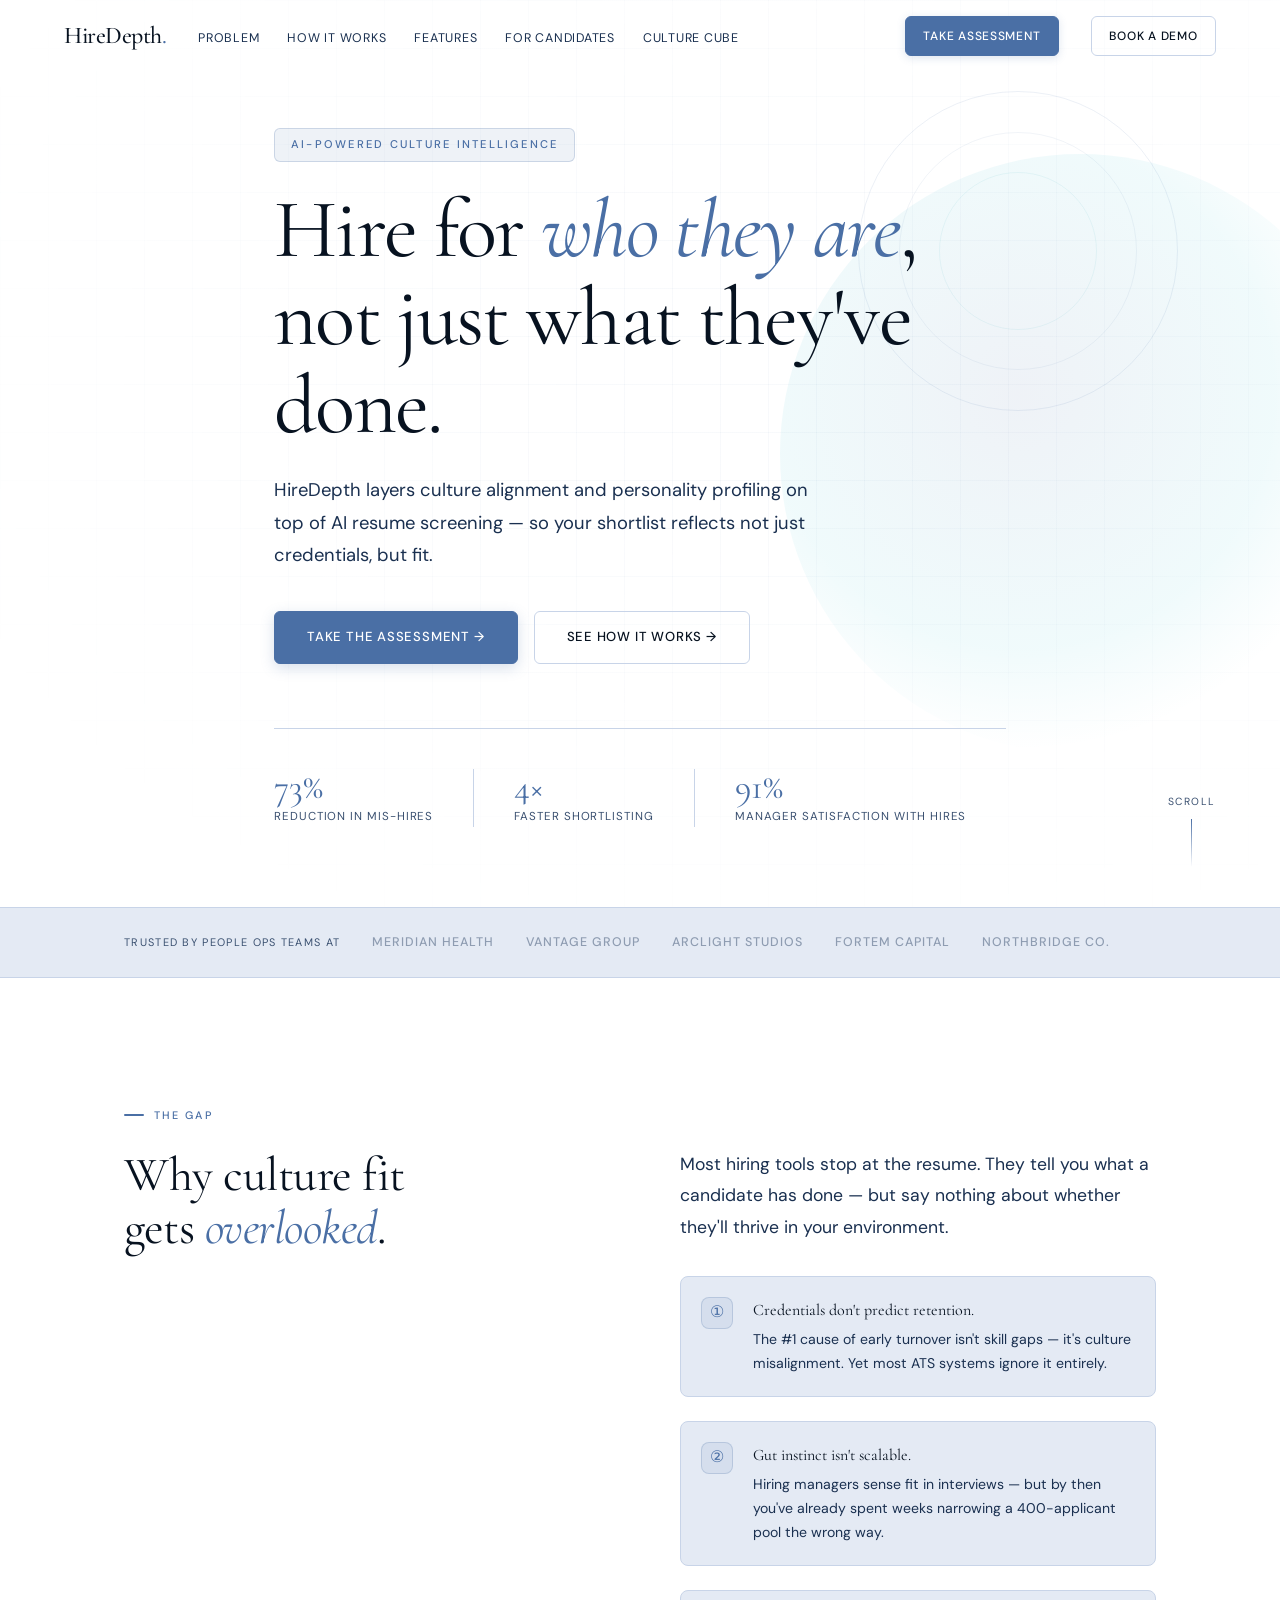
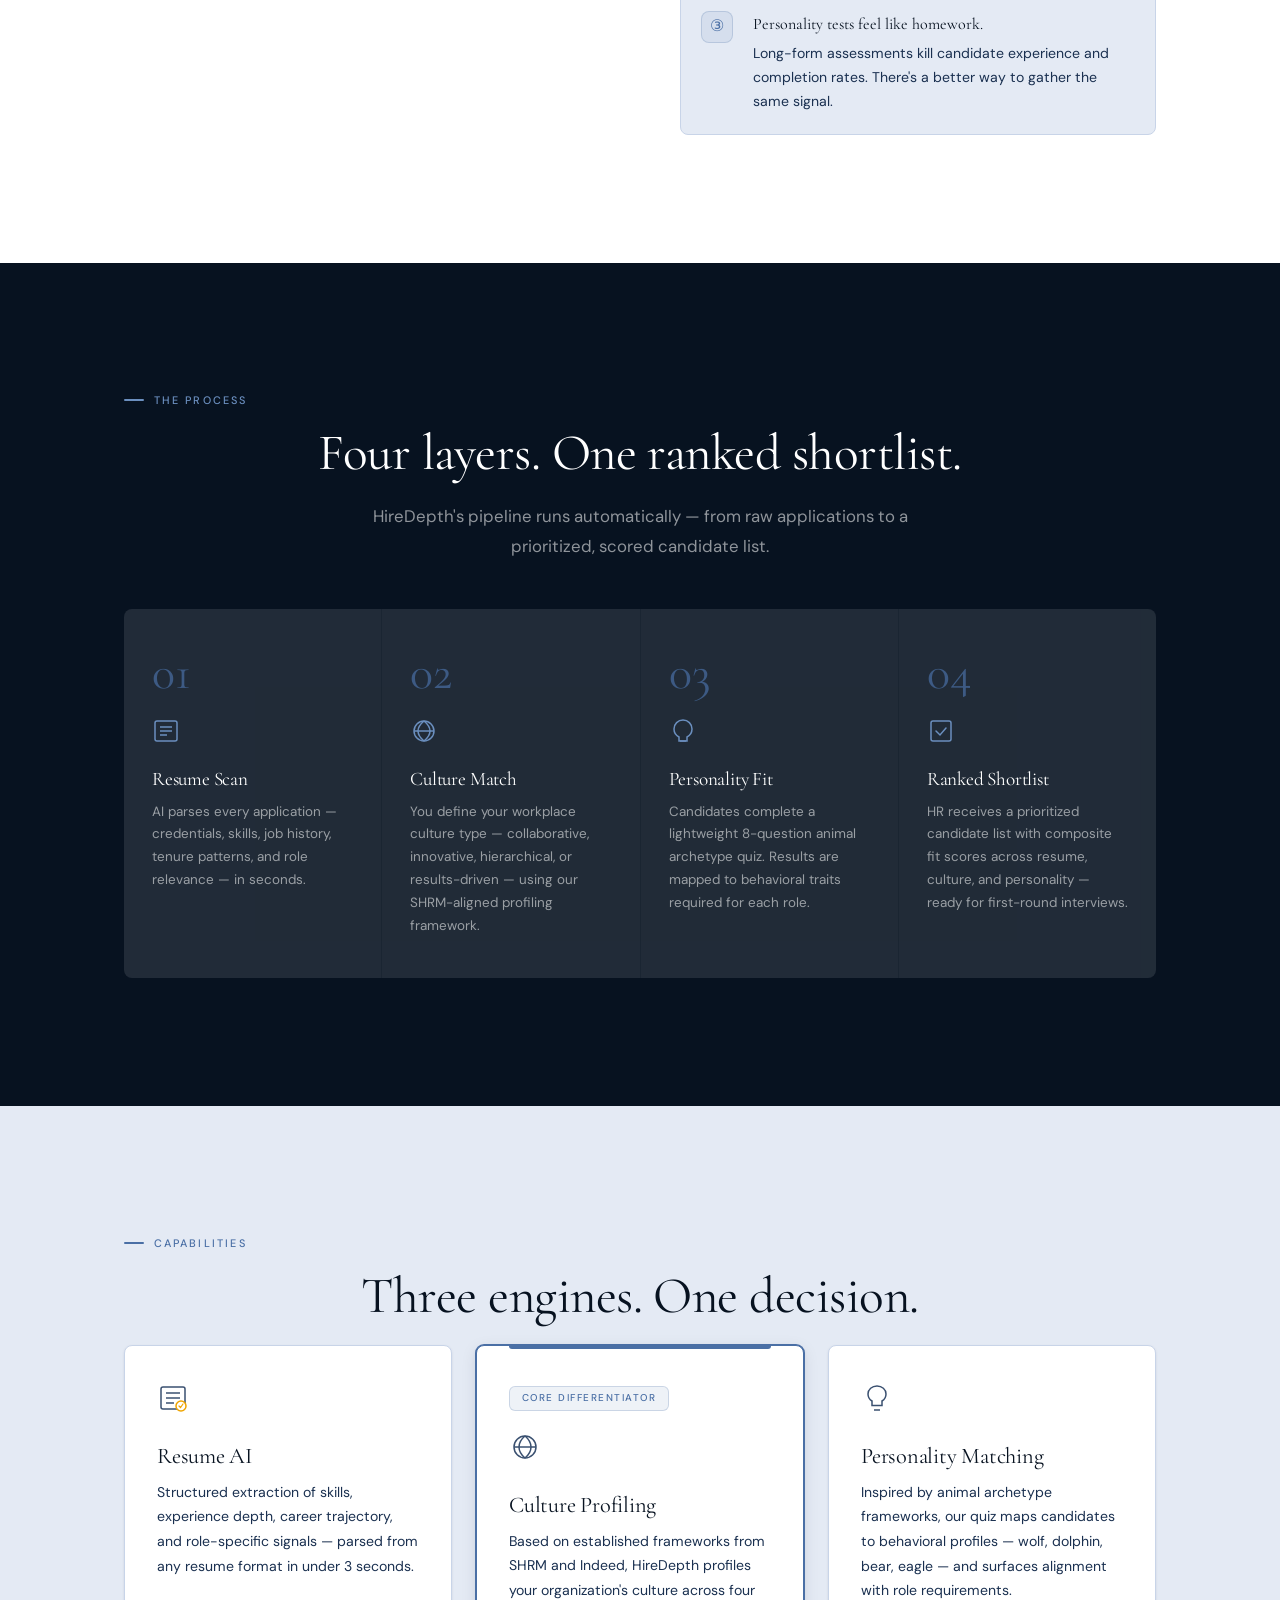
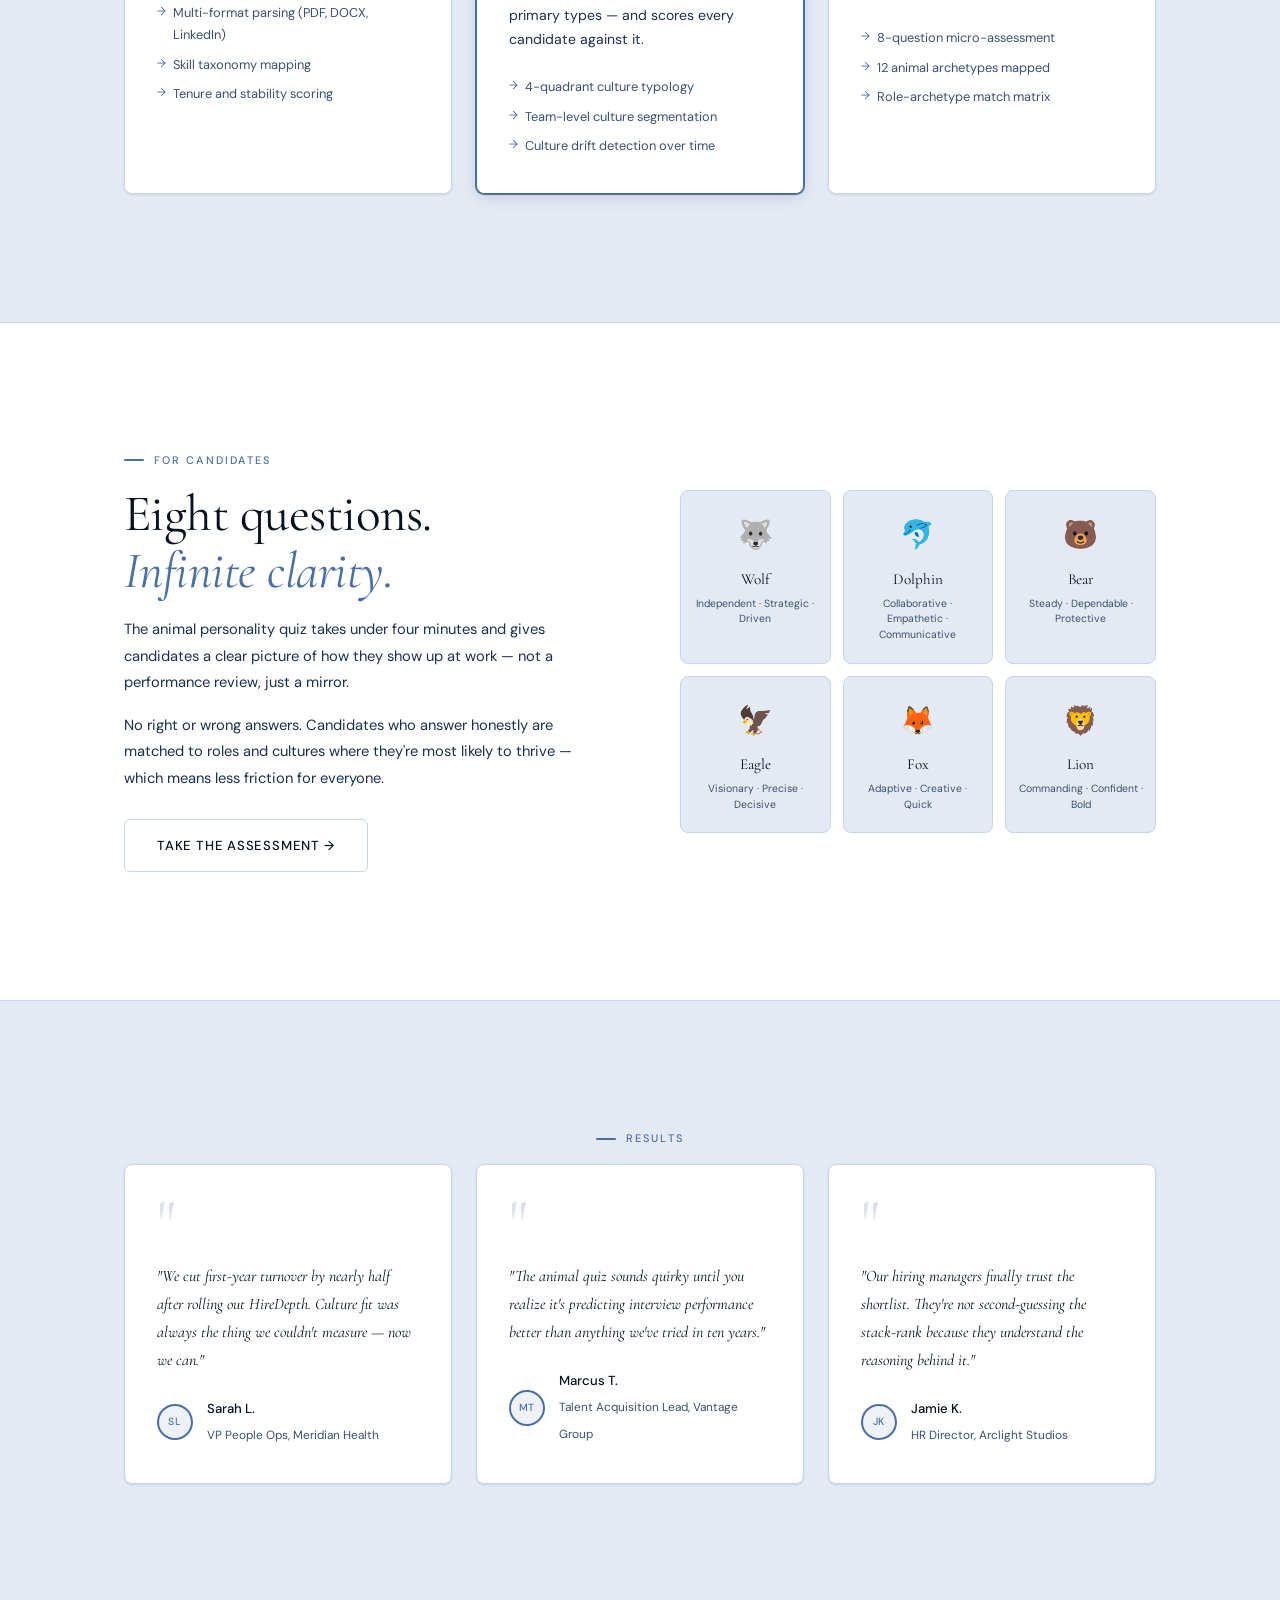
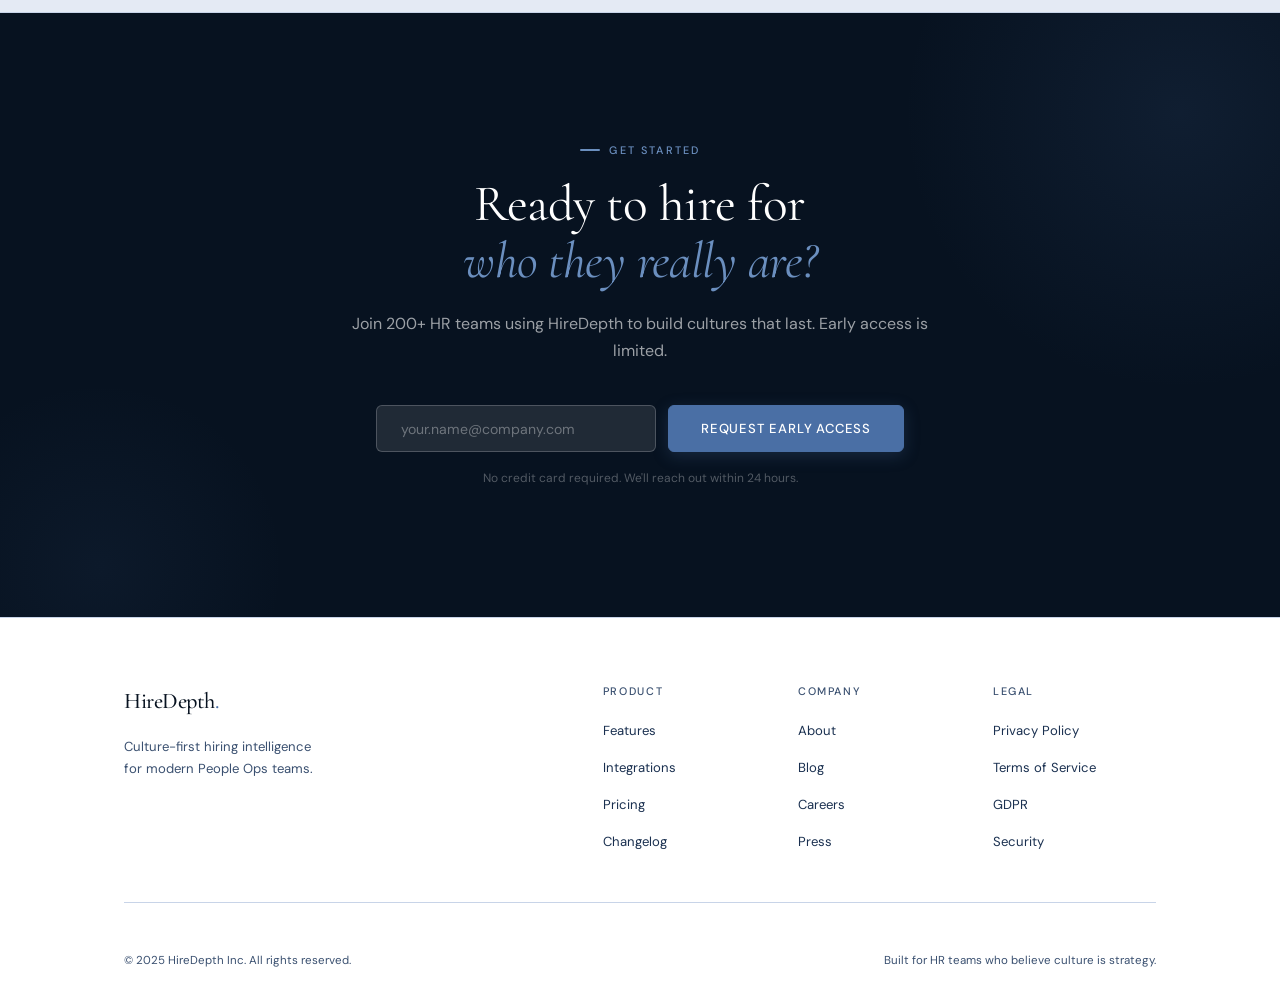
<file: index.html>
<!DOCTYPE html>
<html lang="en">
<head>
  <meta charset="UTF-8" />
  <meta name="viewport" content="width=device-width, initial-scale=1.0" />
  <title>HireDepth — Hire for Who They Are</title>
  <link rel="preconnect" href="https://fonts.googleapis.com" />
  <link rel="preconnect" href="https://fonts.gstatic.com" crossorigin />
  <link href="https://fonts.googleapis.com/css2?family=Cormorant+Garamond:ital,wght@0,300;0,400;0,500;0,600;1,300;1,400&family=DM+Sans:wght@300;400;500&display=swap" rel="stylesheet" />
  <link rel="stylesheet" href="styles.css" />
</head>
<body>

  <!-- NAV -->
  <nav class="nav" id="nav">
    <div class="nav-inner">
      <a href="#" class="logo">HireDepth<span class="logo-dot">.</span></a>
      <ul class="nav-links">
        <li><a href="#problem">Problem</a></li>
        <li><a href="#workflow">How It Works</a></li>
        <li><a href="#features">Features</a></li>
        <li><a href="#candidates">For Candidates</a></li>
        <li><a href="culturecube.html">Culture Cube</a></li>
      </ul>
      <a href="assessment.html" class="btn btn-nav btn-nav-assess">Take Assessment</a>
      <a href="#cta" class="btn btn-nav">Book a Demo</a>
      <button class="hamburger" id="hamburger" aria-label="Menu">
        <span></span><span></span><span></span>
      </button>
    </div>
  </nav>

  <!-- MOBILE MENU -->
  <div class="mobile-menu" id="mobile-menu">
    <ul>
      <li><a href="#problem">Problem</a></li>
      <li><a href="#workflow">How It Works</a></li>
      <li><a href="#features">Features</a></li>
      <li><a href="#candidates">For Candidates</a></li>
      <li><a href="culturecube.html">Culture Cube</a></li>
      <li><a href="assessment.html" class="btn btn-nav btn-nav-assess">Take Assessment</a>
      <a href="#cta" class="btn btn-nav">Book a Demo</a></li>
    </ul>
  </div>

  <!-- HERO -->
  <section class="hero" id="hero">
    <div class="hero-bg-grid"></div>
    <div class="hero-accent-ring"></div>
    <div class="hero-blob"></div>
    <div class="container">
      <div class="hero-eyebrow reveal">AI-Powered Culture Intelligence</div>
      <h1 class="hero-headline reveal reveal-delay-1">
        Hire for <em>who they are</em>,<br/>not just what they've done.
      </h1>
      <p class="hero-sub reveal reveal-delay-2">
        HireDepth layers culture alignment and personality profiling on top of AI resume screening — so your shortlist reflects not just credentials, but fit.
      </p>
      <div class="hero-cta reveal reveal-delay-3">
        <a href="assessment.html" class="btn btn-primary">Take the Assessment →</a>
        <a href="#workflow" class="btn btn-ghost">See How It Works →</a>
      </div>
      <div class="hero-stat-bar reveal reveal-delay-4">
        <div class="stat">
          <span class="stat-num">73%</span>
          <span class="stat-label">Reduction in mis-hires</span>
        </div>
        <div class="stat-divider"></div>
        <div class="stat">
          <span class="stat-num">4×</span>
          <span class="stat-label">Faster shortlisting</span>
        </div>
        <div class="stat-divider"></div>
        <div class="stat">
          <span class="stat-num">91%</span>
          <span class="stat-label">Manager satisfaction with hires</span>
        </div>
      </div>
    </div>
    <div class="hero-scroll-indicator">
      <span>Scroll</span>
      <div class="scroll-line"></div>
    </div>
  </section>

  <!-- TRUST BAR -->
  <section class="trust-bar">
    <div class="container">
      <p class="trust-label">Trusted by People Ops teams at</p>
      <div class="logos">
        <div class="logo-placeholder">Meridian Health</div>
        <div class="logo-placeholder">Vantage Group</div>
        <div class="logo-placeholder">Arclight Studios</div>
        <div class="logo-placeholder">Fortem Capital</div>
        <div class="logo-placeholder">NorthBridge Co.</div>
      </div>
    </div>
  </section>

  <!-- PROBLEM SECTION -->
  <section class="problem section-pad" id="problem">
    <div class="container">
      <div class="section-label reveal">The Gap</div>
      <div class="problem-grid">
        <div class="problem-left reveal">
          <h2 class="section-headline">
            Why culture fit<br/>gets <em>overlooked</em>.
          </h2>
        </div>
        <div class="problem-right reveal reveal-delay-1">
          <p class="problem-lead">
            Most hiring tools stop at the resume. They tell you what a candidate has done — but say nothing about whether they'll thrive in your environment.
          </p>
          <div class="problem-points">
            <div class="problem-point">
              <div class="point-icon">①</div>
              <div>
                <strong>Credentials don't predict retention.</strong>
                <p>The #1 cause of early turnover isn't skill gaps — it's culture misalignment. Yet most ATS systems ignore it entirely.</p>
              </div>
            </div>
            <div class="problem-point">
              <div class="point-icon">②</div>
              <div>
                <strong>Gut instinct isn't scalable.</strong>
                <p>Hiring managers sense fit in interviews — but by then you've already spent weeks narrowing a 400-applicant pool the wrong way.</p>
              </div>
            </div>
            <div class="problem-point">
              <div class="point-icon">③</div>
              <div>
                <strong>Personality tests feel like homework.</strong>
                <p>Long-form assessments kill candidate experience and completion rates. There's a better way to gather the same signal.</p>
              </div>
            </div>
          </div>
        </div>
      </div>
    </div>
  </section>

  <!-- WORKFLOW SECTION -->
  <section class="workflow section-pad" style="" id="workflow">
    <div class="container">
      <div class="section-label reveal">The Process</div>
      <h2 class="section-headline centered reveal">
        Four layers. One ranked shortlist.
      </h2>
      <p class="section-sub centered reveal reveal-delay-1">
        HireDepth's pipeline runs automatically — from raw applications to a prioritized, scored candidate list.
      </p>

      <div class="steps">
        <div class="step reveal">
          <div class="step-num">01</div>
          <div class="step-icon">
            <svg width="28" height="28" viewBox="0 0 28 28" fill="none"><rect x="3" y="4" width="22" height="20" rx="2" stroke="currentColor" stroke-width="1.5"/><line x1="8" y1="10" x2="20" y2="10" stroke="currentColor" stroke-width="1.5"/><line x1="8" y1="14" x2="20" y2="14" stroke="currentColor" stroke-width="1.5"/><line x1="8" y1="18" x2="15" y2="18" stroke="currentColor" stroke-width="1.5"/></svg>
          </div>
          <h3>Resume Scan</h3>
          <p>AI parses every application — credentials, skills, job history, tenure patterns, and role relevance — in seconds.</p>
          <div class="step-line"></div>
        </div>

        <div class="step reveal reveal-delay-1">
          <div class="step-num">02</div>
          <div class="step-icon">
            <svg width="28" height="28" viewBox="0 0 28 28" fill="none"><circle cx="14" cy="14" r="10" stroke="currentColor" stroke-width="1.5"/><path d="M14 4C14 4 8 9 8 14s6 10 6 10" stroke="currentColor" stroke-width="1.5"/><path d="M14 4c0 0 6 5 6 10s-6 10-6 10" stroke="currentColor" stroke-width="1.5"/><line x1="4" y1="14" x2="24" y2="14" stroke="currentColor" stroke-width="1.5"/></svg>
          </div>
          <h3>Culture Match</h3>
          <p>You define your workplace culture type — collaborative, innovative, hierarchical, or results-driven — using our SHRM-aligned profiling framework.</p>
          <div class="step-line"></div>
        </div>

        <div class="step reveal reveal-delay-2">
          <div class="step-num">03</div>
          <div class="step-icon">
            <svg width="28" height="28" viewBox="0 0 28 28" fill="none"><path d="M14 3C9 3 5 7 5 12c0 3.5 2 6.5 5 8v4h8v-4c3-1.5 5-4.5 5-8 0-5-4-9-9-9z" stroke="currentColor" stroke-width="1.5"/><line x1="11" y1="24" x2="17" y2="24" stroke="currentColor" stroke-width="1.5"/></svg>
          </div>
          <h3>Personality Fit</h3>
          <p>Candidates complete a lightweight 8-question animal archetype quiz. Results are mapped to behavioral traits required for each role.</p>
          <div class="step-line"></div>
        </div>

        <div class="step reveal reveal-delay-3">
          <div class="step-num">04</div>
          <div class="step-icon">
            <svg width="28" height="28" viewBox="0 0 28 28" fill="none"><rect x="4" y="4" width="20" height="20" rx="2" stroke="currentColor" stroke-width="1.5"/><path d="M9 14l4 4 6-7" stroke="currentColor" stroke-width="1.5" stroke-linecap="round"/></svg>
          </div>
          <h3>Ranked Shortlist</h3>
          <p>HR receives a prioritized candidate list with composite fit scores across resume, culture, and personality — ready for first-round interviews.</p>
        </div>
      </div>
    </div>
  </section>

  <!-- FEATURES -->
  <section class="features section-pad" id="features">
    <div class="container">
      <div class="section-label reveal">Capabilities</div>
      <h2 class="section-headline centered reveal">
        Three engines. One decision.
      </h2>
      <div class="feature-cards">

        <div class="feature-card reveal">
          <div class="card-accent"></div>
          <div class="card-icon">
            <svg width="32" height="32" viewBox="0 0 32 32" fill="none"><rect x="4" y="5" width="24" height="22" rx="2" stroke="currentColor" stroke-width="1.5"/><line x1="9" y1="11" x2="23" y2="11" stroke="currentColor" stroke-width="1.5"/><line x1="9" y1="16" x2="23" y2="16" stroke="currentColor" stroke-width="1.5"/><line x1="9" y1="21" x2="17" y2="21" stroke="currentColor" stroke-width="1.5"/><circle cx="24" cy="24" r="5" fill="var(--bg)" stroke="var(--gold)" stroke-width="1.5"/><path d="M22 24l1.5 1.5L26 22" stroke="var(--gold)" stroke-width="1.2" stroke-linecap="round"/></svg>
          </div>
          <h3>Resume AI</h3>
          <p>Structured extraction of skills, experience depth, career trajectory, and role-specific signals — parsed from any resume format in under 3 seconds.</p>
          <ul class="card-features">
            <li>Multi-format parsing (PDF, DOCX, LinkedIn)</li>
            <li>Skill taxonomy mapping</li>
            <li>Tenure and stability scoring</li>
          </ul>
        </div>

        <div class="feature-card reveal reveal-delay-1 card-featured">
          <div class="card-accent"></div>
          <div class="card-tag">Core Differentiator</div>
          <div class="card-icon">
            <svg width="32" height="32" viewBox="0 0 32 32" fill="none"><circle cx="16" cy="16" r="11" stroke="currentColor" stroke-width="1.5"/><path d="M16 5C16 5 10 10 10 16s6 11 6 11" stroke="currentColor" stroke-width="1.5"/><path d="M16 5c0 0 6 5 6 11s-6 11-6 11" stroke="currentColor" stroke-width="1.5"/><line x1="5" y1="16" x2="27" y2="16" stroke="currentColor" stroke-width="1.5"/></svg>
          </div>
          <h3>Culture Profiling</h3>
          <p>Based on established frameworks from SHRM and Indeed, HireDepth profiles your organization's culture across four primary types — and scores every candidate against it.</p>
          <ul class="card-features">
            <li>4-quadrant culture typology</li>
            <li>Team-level culture segmentation</li>
            <li>Culture drift detection over time</li>
          </ul>
        </div>

        <div class="feature-card reveal reveal-delay-2">
          <div class="card-accent"></div>
          <div class="card-icon">
            <svg width="32" height="32" viewBox="0 0 32 32" fill="none"><path d="M16 4c-5 0-9 3.5-9 8 0 3 1.5 5.5 4 7v4.5h10V19c2.5-1.5 4-4 4-7 0-4.5-4-8-9-8z" stroke="currentColor" stroke-width="1.5"/><line x1="13" y1="28" x2="19" y2="28" stroke="currentColor" stroke-width="1.5"/></svg>
          </div>
          <h3>Personality Matching</h3>
          <p>Inspired by animal archetype frameworks, our quiz maps candidates to behavioral profiles — wolf, dolphin, bear, eagle — and surfaces alignment with role requirements.</p>
          <ul class="card-features">
            <li>8-question micro-assessment</li>
            <li>12 animal archetypes mapped</li>
            <li>Role-archetype match matrix</li>
          </ul>
        </div>

      </div>
    </div>
  </section>

  <!-- CANDIDATES SECTION -->
  <section class="candidates section-pad" id="candidates">
    <div class="container">
      <div class="candidates-inner">
        <div class="candidates-text reveal">
          <div class="section-label">For Candidates</div>
          <h2 class="section-headline">
            Eight questions.<br/><em>Infinite clarity.</em>
          </h2>
          <p>
            The animal personality quiz takes under four minutes and gives candidates a clear picture of how they show up at work — not a performance review, just a mirror.
          </p>
          <p>
            No right or wrong answers. Candidates who answer honestly are matched to roles and cultures where they're most likely to thrive — which means less friction for everyone.
          </p>
          <a href="assessment.html" class="btn btn-ghost">Take the Assessment →</a>
        </div>
        <div class="animals-grid reveal reveal-delay-1">
          <div class="animal-card">
            <div class="animal-emoji">🐺</div>
            <div class="animal-name">Wolf</div>
            <div class="animal-trait">Independent · Strategic · Driven</div>
          </div>
          <div class="animal-card">
            <div class="animal-emoji">🐬</div>
            <div class="animal-name">Dolphin</div>
            <div class="animal-trait">Collaborative · Empathetic · Communicative</div>
          </div>
          <div class="animal-card">
            <div class="animal-emoji">🐻</div>
            <div class="animal-name">Bear</div>
            <div class="animal-trait">Steady · Dependable · Protective</div>
          </div>
          <div class="animal-card">
            <div class="animal-emoji">🦅</div>
            <div class="animal-name">Eagle</div>
            <div class="animal-trait">Visionary · Precise · Decisive</div>
          </div>
          <div class="animal-card">
            <div class="animal-emoji">🦊</div>
            <div class="animal-name">Fox</div>
            <div class="animal-trait">Adaptive · Creative · Quick</div>
          </div>
          <div class="animal-card">
            <div class="animal-emoji">🦁</div>
            <div class="animal-name">Lion</div>
            <div class="animal-trait">Commanding · Confident · Bold</div>
          </div>
        </div>
      </div>
    </div>
  </section>

  <!-- SOCIAL PROOF -->
  <section class="proof section-pad">
    <div class="container">
      <div class="section-label reveal centered">Results</div>
      <div class="proof-grid">
        <div class="proof-card reveal">
          <div class="quote-mark">"</div>
          <p>"We cut first-year turnover by nearly half after rolling out HireDepth. Culture fit was always the thing we couldn't measure — now we can."</p>
          <div class="quote-author">
            <div class="author-avatar">SL</div>
            <div>
              <strong>Sarah L.</strong>
              <span>VP People Ops, Meridian Health</span>
            </div>
          </div>
        </div>
        <div class="proof-card reveal reveal-delay-1">
          <div class="quote-mark">"</div>
          <p>"The animal quiz sounds quirky until you realize it's predicting interview performance better than anything we've tried in ten years."</p>
          <div class="quote-author">
            <div class="author-avatar">MT</div>
            <div>
              <strong>Marcus T.</strong>
              <span>Talent Acquisition Lead, Vantage Group</span>
            </div>
          </div>
        </div>
        <div class="proof-card reveal reveal-delay-2">
          <div class="quote-mark">"</div>
          <p>"Our hiring managers finally trust the shortlist. They're not second-guessing the stack-rank because they understand the reasoning behind it."</p>
          <div class="quote-author">
            <div class="author-avatar">JK</div>
            <div>
              <strong>Jamie K.</strong>
              <span>HR Director, Arclight Studios</span>
            </div>
          </div>
        </div>
      </div>
    </div>
  </section>

  <!-- FINAL CTA -->
  <section class="cta-section section-pad" id="cta">
    <div class="container">
      <div class="cta-inner reveal">
        <div class="section-label centered">Get Started</div>
        <h2 class="section-headline centered">
          Ready to hire for<br/><em>who they really are?</em>
        </h2>
        <p class="cta-sub">
          Join 200+ HR teams using HireDepth to build cultures that last. Early access is limited.
        </p>
        <form class="cta-form" id="cta-form">
          <input type="email" placeholder="your.name@company.com" class="cta-input" required />
          <button type="submit" class="btn btn-primary">Request Early Access</button>
        </form>
        <p class="cta-fine">No credit card required. We'll reach out within 24 hours.</p>
      </div>
    </div>
  </section>

  <!-- FOOTER -->
  <footer class="footer">
    <div class="container">
      <div class="footer-inner">
        <div class="footer-brand">
          <a href="#" class="logo">HireDepth<span class="logo-dot">.</span></a>
          <p>Culture-first hiring intelligence<br/>for modern People Ops teams.</p>
        </div>
        <div class="footer-links">
          <div class="footer-col">
            <h4>Product</h4>
            <ul>
              <li><a href="#">Features</a></li>
              <li><a href="#">Integrations</a></li>
              <li><a href="#">Pricing</a></li>
              <li><a href="#">Changelog</a></li>
            </ul>
          </div>
          <div class="footer-col">
            <h4>Company</h4>
            <ul>
              <li><a href="#">About</a></li>
              <li><a href="#">Blog</a></li>
              <li><a href="#">Careers</a></li>
              <li><a href="#">Press</a></li>
            </ul>
          </div>
          <div class="footer-col">
            <h4>Legal</h4>
            <ul>
              <li><a href="#">Privacy Policy</a></li>
              <li><a href="#">Terms of Service</a></li>
              <li><a href="#">GDPR</a></li>
              <li><a href="#">Security</a></li>
            </ul>
          </div>
        </div>
      </div>
      <div class="footer-bottom">
        <p>© 2025 HireDepth Inc. All rights reserved.</p>
        <p>Built for HR teams who believe culture is strategy.</p>
      </div>
    </div>
  </footer>

  <script src="main.js"></script>
</body>
</html>
</file>
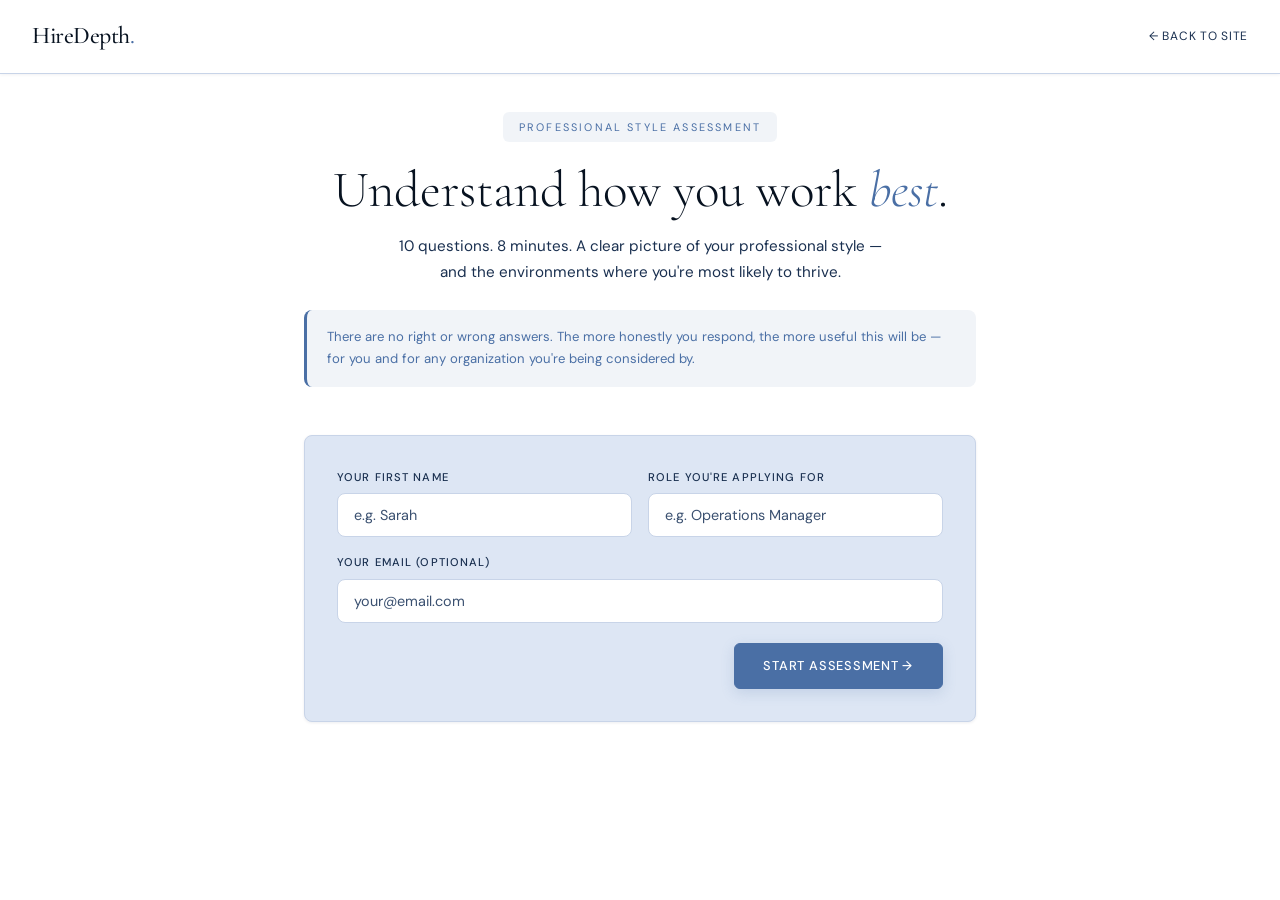
<file: assessment.html>
<!DOCTYPE html>
<html lang="en">
<head>
  <meta charset="UTF-8" />
  <meta name="viewport" content="width=device-width, initial-scale=1.0" />
  <title>HireDepth — Professional Style Assessment</title>
  <link rel="preconnect" href="https://fonts.googleapis.com" />
  <link rel="preconnect" href="https://fonts.gstatic.com" crossorigin />
  <link href="https://fonts.googleapis.com/css2?family=Cormorant+Garamond:ital,wght@0,300;0,400;0,500;0,600;1,300;1,400&family=DM+Sans:wght@300;400;500&display=swap" rel="stylesheet" />
  <style>
    *, *::before, *::after { box-sizing: border-box; margin: 0; padding: 0; }
    :root {
      --bg: #FFFFFF; --bg-2: #DDE6F4; --bg-3: #C5D4EC;
      --navy: #071220; --navy-mid: #122850;
      --slate: #4A6FA5; --slate-light: #6B8FBF;
      --slate-dim: rgba(74,111,165,0.08); --slate-glow: rgba(74,111,165,0.12);
      --gold: #F0A500;
      --text: #071220; --text-muted: #1A3050; --text-faint: #3A5070;
      --border: #C8D4E8; --border-teal: rgba(74,111,165,0.18);
      --serif: 'Cormorant Garamond', Georgia, serif;
      --sans: 'DM Sans', system-ui, sans-serif;
      --radius: 8px; --max-w: 720px;
      --shadow-sm: 0 1px 3px rgba(15,31,61,0.08);
      --shadow-md: 0 4px 16px rgba(15,31,61,0.1);
    }
    html { scroll-behavior: smooth; }
    body { background: var(--bg); color: var(--text); font-family: var(--sans); font-weight: 400; line-height: 1.7; min-height: 100vh; }

    .nav { position: fixed; top: 0; left: 0; right: 0; z-index: 100; padding: 1rem 2rem; background: rgba(255,255,255,0.96); backdrop-filter: blur(20px); border-bottom: 1px solid var(--border); display: flex; align-items: center; justify-content: space-between; box-shadow: 0 1px 3px rgba(15,31,61,0.06); }
    .logo { font-family: var(--serif); font-size: 1.5rem; font-weight: 500; color: var(--navy); text-decoration: none; letter-spacing: -0.02em; }
    .logo-dot { color: var(--slate); }
    .nav-back { font-size: 0.75rem; letter-spacing: 0.06em; text-transform: uppercase; color: var(--text-muted); text-decoration: none; transition: color 0.2s; display: flex; align-items: center; gap: 0.4rem; }
    .nav-back:hover { color: var(--slate); }

    .page { max-width: var(--max-w); margin: 0 auto; padding: 7rem 1.5rem 5rem; }

    /* INTRO */
    .intro { text-align: center; margin-bottom: 3rem; }
    .intro-eyebrow {
      font-size: 0.68rem; letter-spacing: 0.2em; text-transform: uppercase;
      color: var(--slate); margin-bottom: 1.25rem;
      display: inline-flex; align-items: center; gap: 0.6rem;
      background: var(--slate-dim); padding: 0.35rem 1rem;
      border-radius: 6px; border: 1px solid var(--border-slate);
    }
    .intro h1 { font-family: var(--serif); font-size: clamp(2rem, 5vw, 3.2rem); font-weight: 300; line-height: 1.1; margin-bottom: 1rem; color: var(--navy); }
    .intro h1 em { font-style: italic; color: var(--slate); }
    .intro p { font-size: 0.95rem; color: var(--text-muted); max-width: 500px; margin: 0 auto; }
    .intro-note { margin-top: 1.5rem; padding: 1rem 1.25rem; background: var(--slate-dim); border: 1px solid var(--border-slate); border-radius: var(--radius); font-size: 0.82rem; color: var(--slate); text-align: left; border-left: 3px solid var(--slate); }

    /* FORM */
    .candidate-form { background: var(--bg-2); border: 1px solid var(--border); border-radius: var(--radius); padding: 2rem; margin-bottom: 2rem; box-shadow: var(--shadow-sm); }
    .form-row { display: grid; grid-template-columns: 1fr 1fr; gap: 1rem; margin-bottom: 1rem; }
    .form-row.full { grid-template-columns: 1fr; }
    .form-group { display: flex; flex-direction: column; gap: 0.4rem; }
    .form-group label { font-size: 0.7rem; letter-spacing: 0.1em; text-transform: uppercase; color: var(--text-muted); font-weight: 500; }
    .form-group input { background: #fff; border: 1.5px solid var(--border); border-radius: var(--radius); padding: 0.75rem 1rem; font-family: var(--sans); font-size: 0.9rem; color: var(--text); outline: none; transition: border-color 0.2s; }
    .form-group input:focus { border-color: var(--slate); box-shadow: 0 0 0 3px var(--slate-dim); }
    .form-group input::placeholder { color: var(--text-faint); }

    /* PROGRESS */
    .progress-wrap { margin-bottom: 2rem; }
    .progress-header { display: flex; justify-content: space-between; align-items: center; margin-bottom: 0.75rem; }
    .progress-label { font-size: 0.7rem; letter-spacing: 0.12em; text-transform: uppercase; color: var(--text-faint); }
    .progress-count { font-family: var(--serif); font-size: 1.1rem; color: var(--slate); font-weight: 300; }
    .progress-track { height: 3px; background: var(--border); border-radius: 3px; overflow: hidden; }
    .progress-fill { height: 100%; background: linear-gradient(90deg, var(--slate), var(--slate-light)); border-radius: 3px; transition: width 0.5s ease; }

    /* QUESTION */
    .question-card { background: #fff; border: 1px solid var(--border); border-radius: var(--radius); padding: 2.5rem 2rem; margin-bottom: 1.5rem; box-shadow: var(--shadow-sm); animation: slideIn 0.35s ease; }
    @keyframes slideIn { from { opacity: 0; transform: translateY(16px); } to { opacity: 1; transform: none; } }
    .q-section { font-size: 0.65rem; letter-spacing: 0.2em; text-transform: uppercase; color: var(--slate); margin-bottom: 0.4rem; font-weight: 500; }
    .q-topic { font-size: 0.78rem; color: var(--text-faint); margin-bottom: 1.25rem; font-style: italic; }
    .q-text { font-family: var(--serif); font-size: 1.25rem; font-weight: 300; color: var(--navy); line-height: 1.5; margin-bottom: 2rem; }
    .q-note { font-size: 0.78rem; color: var(--text-faint); font-style: italic; margin-top: 1rem; padding: 0.75rem 1rem; background: var(--bg-2); border-radius: var(--radius); border-left: 2px solid var(--border-slate); }

    /* SCALE */
    .scale-wrap { display: flex; flex-direction: column; gap: 0.75rem; }
    .scale-labels { display: flex; justify-content: space-between; }
    .scale-labels span { font-size: 0.72rem; color: var(--text-faint); max-width: 42%; line-height: 1.4; font-style: italic; }
    .scale-labels span:last-child { text-align: right; }
    .scale-buttons { display: flex; gap: 0.6rem; }
    .scale-btn {
      flex: 1; aspect-ratio: 1; background: var(--bg-2);
      border: 1.5px solid var(--border); border-radius: var(--radius);
      cursor: pointer; font-family: var(--serif); font-size: 1.1rem;
      color: var(--text-muted); transition: all 0.18s ease; font-weight: 300;
    }
    .scale-btn:hover { border-color: var(--slate); color: var(--slate); background: var(--slate-dim); box-shadow: 0 2px 8px rgba(74,111,165,0.1); }
    .scale-btn.selected { background: var(--slate); border-color: var(--slate); color: #fff; box-shadow: 0 4px 14px rgba(74,111,165,0.2); }

    /* BUTTONS */
    .q-nav { display: flex; justify-content: space-between; align-items: center; margin-top: 1.5rem; }
    .btn { display: inline-flex; align-items: center; gap: 0.4rem; font-family: var(--sans); font-size: 0.8rem; font-weight: 500; letter-spacing: 0.06em; text-transform: uppercase; padding: 0.85rem 1.8rem; border-radius: 6px; border: 1.5px solid transparent; cursor: pointer; transition: all 0.2s; }
    .btn-primary { background: var(--slate); color: #fff; border-color: var(--slate); box-shadow: 0 4px 14px rgba(74,111,165,0.18); }
    .btn-primary:hover { background: var(--slate-light); border-color: var(--slate-light); transform: translateY(-2px); box-shadow: 0 6px 20px rgba(74,111,165,0.22); }
    .btn-primary:disabled { opacity: 0.35; cursor: not-allowed; transform: none; box-shadow: none; }
    .btn-ghost { background: transparent; color: var(--text-muted); border-color: var(--border); }
    .btn-ghost:hover { border-color: var(--slate); color: var(--slate); background: var(--slate-dim); }

    /* LOADING */
    .loading-screen { text-align: center; padding: 4rem 2rem; background: #fff; border: 1px solid var(--border); border-radius: var(--radius); box-shadow: var(--shadow-sm); }
    .loading-spinner { width: 44px; height: 44px; margin: 0 auto 2rem; border: 3px solid var(--border); border-top-color: var(--slate); border-radius: 50%; animation: spin 0.9s linear infinite; }
    @keyframes spin { to { transform: rotate(360deg); } }
    .loading-title { font-family: var(--serif); font-size: 1.6rem; font-weight: 300; color: var(--navy); margin-bottom: 0.5rem; }
    .loading-sub { font-size: 0.85rem; color: var(--text-muted); }
    .loading-steps { margin-top: 1.5rem; display: flex; flex-direction: column; gap: 0.4rem; }
    .loading-step { font-size: 0.78rem; color: var(--text-faint); padding: 0.4rem 0.75rem; border-radius: 6px; transition: all 0.3s; }
    .loading-step.active { color: var(--slate); background: var(--slate-dim); font-weight: 500; }

    /* RESULTS */
    .results { animation: slideIn 0.5s ease; }
    .results-header { text-align: center; margin-bottom: 2.5rem; padding-bottom: 2rem; border-bottom: 1px solid var(--border); }
    .results-eyebrow { font-size: 0.68rem; letter-spacing: 0.2em; text-transform: uppercase; color: var(--slate); margin-bottom: 1rem; display: inline-flex; align-items: center; gap: 0.5rem; background: var(--slate-dim); padding: 0.35rem 1rem; border-radius: 6px; }
    .results-name { font-family: var(--serif); font-size: clamp(2.2rem, 5vw, 3.5rem); font-weight: 300; color: var(--navy); margin-bottom: 0.25rem; }
    .results-animal { font-family: var(--serif); font-size: 1.25rem; font-style: italic; color: var(--slate); }

    .results-block { background: #fff; border: 1px solid var(--border); border-radius: var(--radius); padding: 2rem; margin-bottom: 1.25rem; box-shadow: var(--shadow-sm); }
    .results-block-title { font-size: 0.65rem; letter-spacing: 0.2em; text-transform: uppercase; color: var(--slate); margin-bottom: 1.25rem; padding-bottom: 0.75rem; border-bottom: 1px solid var(--border); font-weight: 500; }
    .results-body { font-size: 0.92rem; color: var(--text-muted); line-height: 1.8; }
    .results-body p { margin-bottom: 1rem; }
    .results-body p:last-child { margin-bottom: 0; }

    .match-row { display: flex; align-items: center; gap: 1rem; padding: 0.6rem 0; border-bottom: 1px solid var(--border); }
    .match-row:last-child { border-bottom: none; }
    .match-rank { font-family: var(--serif); font-size: 0.9rem; color: var(--text-faint); width: 20px; flex-shrink: 0; }
    .match-animal { font-weight: 500; font-size: 0.9rem; color: var(--text); flex: 1; }
    .match-cluster { font-size: 0.72rem; color: var(--text-faint); flex: 1; }
    .match-bar-wrap { flex: 1; }
    .match-bar { height: 4px; background: var(--border); border-radius: 4px; overflow: hidden; }
    .match-bar-fill { height: 100%; border-radius: 4px; background: var(--border); }
    .match-pct { font-family: var(--serif); font-size: 0.95rem; color: var(--text-muted); width: 38px; text-align: right; flex-shrink: 0; }
    .match-row.primary .match-animal { color: var(--navy); font-size: 1rem; }
    .match-row.primary .match-bar-fill { background: linear-gradient(90deg, var(--slate), var(--slate-light)); }
    .match-row.primary .match-pct { color: var(--slate); font-size: 1.1rem; }
    .match-row.secondary .match-bar-fill { background: var(--navy-mid); }
    .match-row.secondary .match-pct { color: var(--navy); }

    .trait-row { display: grid; grid-template-columns: 1fr auto; gap: 1rem; padding: 0.6rem 0; border-bottom: 1px solid var(--border); align-items: start; }
    .trait-row:last-child { border-bottom: none; }
    .trait-name { font-size: 0.85rem; color: var(--text-muted); font-weight: 400; }
    .trait-note { font-size: 0.75rem; color: var(--text-faint); margin-top: 0.15rem; }
    .trait-score { font-family: var(--serif); font-size: 1.3rem; color: var(--slate); font-weight: 300; text-align: right; }

    .results-cta { text-align: center; padding: 2.5rem 2rem; background: var(--navy); border-radius: var(--radius); margin-top: 1.5rem; }
    .results-cta h3 { font-family: var(--serif); font-size: 1.5rem; font-weight: 300; color: #fff; margin-bottom: 0.5rem; }
    .results-cta p { font-size: 0.85rem; color: rgba(255,255,255,0.55); margin-bottom: 1.5rem; }
    .results-cta .btn-primary { background: var(--slate); border-color: var(--slate); }
    .results-cta .btn-primary:hover { background: var(--slate-light); border-color: var(--slate-light); }

    .error-box { background: rgba(220,38,38,0.05); border: 1px solid rgba(220,38,38,0.2); border-radius: var(--radius); padding: 1.25rem 1.5rem; color: #991B1B; font-size: 0.85rem; margin-bottom: 1.5rem; }
    .hidden { display: none !important; }

    @media (max-width: 600px) {
      .form-row { grid-template-columns: 1fr; }
      .scale-buttons { gap: 0.3rem; }
      .q-text { font-size: 1.1rem; }
      .match-cluster { display: none; }
    }
  </style>
</head>
<body>
  <nav class="nav">
    <a href="index.html" class="logo">HireDepth<span class="logo-dot">.</span></a>
    <a href="index.html" class="nav-back">← Back to site</a>
  </nav>

  <div class="page">
    <div class="intro" id="intro-section">
      <div class="intro-eyebrow">Professional Style Assessment</div>
      <h1>Understand how you work <em>best</em>.</h1>
      <p>10 questions. 8 minutes. A clear picture of your professional style — and the environments where you're most likely to thrive.</p>
      <div class="intro-note">There are no right or wrong answers. The more honestly you respond, the more useful this will be — for you and for any organization you're being considered by.</div>
    </div>

    <div class="candidate-form" id="candidate-form">
      <div class="form-row">
        <div class="form-group">
          <label>Your first name</label>
          <input type="text" id="field-name" placeholder="e.g. Sarah" autocomplete="given-name" />
        </div>
        <div class="form-group">
          <label>Role you're applying for</label>
          <input type="text" id="field-role" placeholder="e.g. Operations Manager" />
        </div>
      </div>
      <div class="form-row full">
        <div class="form-group">
          <label>Your email (optional)</label>
          <input type="email" id="field-email" placeholder="your@email.com" autocomplete="email" />
        </div>
      </div>
      <div style="margin-top:1.25rem;text-align:right;">
        <button class="btn btn-primary" onclick="startAssessment()">Start Assessment →</button>
      </div>
    </div>

    <div id="assessment-section" class="hidden">
      <div class="progress-wrap">
        <div class="progress-header">
          <span class="progress-label">Progress</span>
          <span class="progress-count" id="progress-count">1 / 10</span>
        </div>
        <div class="progress-track"><div class="progress-fill" id="progress-fill" style="width:10%"></div></div>
      </div>
      <div id="question-container"></div>
      <div class="q-nav">
        <button class="btn btn-ghost" id="prev-btn" onclick="prevQuestion()">← Previous</button>
        <button class="btn btn-primary" id="next-btn" onclick="nextQuestion()" disabled>Next →</button>
      </div>
    </div>

    <div id="loading-section" class="hidden">
      <div class="loading-screen">
        <div class="loading-spinner"></div>
        <div class="loading-title">Scoring your profile…</div>
        <div class="loading-sub">Running your responses against 50 behavioral archetypes</div>
        <div class="loading-steps">
          <div class="loading-step active" id="step-1">Building your trait vector</div>
          <div class="loading-step" id="step-2">Computing distance to all 50 animals</div>
          <div class="loading-step" id="step-3">Identifying your primary archetype</div>
          <div class="loading-step" id="step-4">Generating your profile summary</div>
        </div>
      </div>
    </div>

    <div id="results-section" class="hidden"></div>
  </div>

  <script>
  const QUESTIONS = [
    {section:"Presence and influence",topic:"How you show up in professional spaces",text:"When you enter a professional setting — a meeting, a new team, a conversation with senior stakeholders — how do you naturally show up?",low:"I observe and listen before contributing. I work effectively from the background.",high:"I naturally draw attention. I am usually one of the most visible voices in any professional setting.",note:"This shapes how you navigate stakeholder relationships, manage up, and build visibility in organizations."},
    {section:"Assertiveness and conflict mode",topic:"How you respond when priorities clash",text:"When your priorities, ideas, or decisions conflict with a colleague's, a manager's, or a vendor's — what happens naturally?",low:"I find common ground quickly. Preserving the relationship matters more than winning the point.",high:"I advocate firmly and play to win. I find friction energizing and expect others to push back.",note:"This predicts how you handle negotiation, give difficult feedback, and perform in competitive environments."},
    {section:"Social energy at work",topic:"What fuels your best professional performance",text:"When you think about what fuels your best professional performance, where does your energy come from?",low:"Working alone, deep focus, minimal interruption. I do my best thinking in quiet.",high:"Constant collaboration, shared context, team energy. I think better with people around me.",note:"This affects your fit with different team structures, meeting cultures, and open vs. focused environments."},
    {section:"Professional self-presentation",topic:"How consciously you manage how you come across",text:"How consciously do you manage the way you come across professionally — your presence, communication style, and how you are perceived?",low:"Pure substance. I don't think about how I'm perceived. I let my work speak for itself.",high:"My presence and personal brand are deliberate professional tools I actively manage.",note:"This drives client-facing effectiveness, executive presence, and influence where visibility matters."},
    {section:"Approach to problems",topic:"How you tackle professional challenges",text:"When you face a difficult professional challenge — something without an obvious answer — where do you naturally start?",low:"I look for the proven path first. Precedent exists for a reason and I prefer to build on what works.",high:"I look for what hasn't been tried. Novelty energizes me and I'd rather invent a new path than follow an old one.",note:"This maps to your innovation appetite, comfort with ambiguity, and fit with roles requiring original thinking."},
    {section:"Team and collective orientation",topic:"Your relationship to the success of people around you",text:"What is your honest relationship to the success of the people around you at work?",low:"I track my own output and growth. I support my colleagues but my primary accountability is to my own results.",high:"My team's outcome is my outcome. I'll sacrifice personal credit and my own output if it makes the group stronger.",note:"This predicts mentorship behavior, credit-sharing, and how you perform under shared accountability structures."},
    {section:"Cognitive style",topic:"How you think through complex problems",text:"When you're working through something complex — a difficult decision, an ambiguous problem — what is your natural mode?",low:"Fast pattern recognition. I trust my instincts, move quickly, and correct in motion.",high:"Deep analysis, second-order thinking. I catch what others miss, but I can sometimes overthink.",note:"This affects your decision quality, research depth, and fit with roles requiring speed vs. analytical precision."},
    {section:"Work tempo and energy",topic:"How you approach volume and pace",text:"How do you naturally approach the volume and pace of work?",low:"Sustainable and deliberate. I protect quality and personal boundaries. I don't celebrate overwork.",high:"High-intensity default. I'm most alive when I'm at capacity. Pressure energizes rather than depletes me.",note:"This predicts your performance under deadline pressure and fit in high-velocity vs. deliberate organizations."},
    {section:"Adaptability and appetite for change",topic:"How you relate to novelty and new environments",text:"How do you relate to change, novelty, and unfamiliar professional environments?",low:"I do my best work in known terrain. Stability and familiarity have real productivity value for me.",high:"I actively seek novelty. Familiar contexts drain me — change and new environments bring out my best.",note:"This predicts your resilience during organizational change and performance in scaling environments."},
    {section:"Decision style under pressure",topic:"How you act when time is short and information is incomplete",text:"When a decision needs to be made under time pressure and you don't have all the information you'd like — what do you do?",low:"I wait for more signal. Acting without adequate context creates more problems than it solves. I'd rather be right than fast.",high:"I act immediately on pattern recognition. Momentum beats perfect information. I decide fast and correct in motion.",note:"This maps to crisis performance, agile execution, and leadership style when stakes are high and time is short."}
  ];

  let currentQ=0, answers=new Array(10).fill(null);
  let candidateName='', candidateRole='', candidateEmail='';

  function startAssessment(){
    candidateName=document.getElementById('field-name').value.trim()||'You';
    candidateRole=document.getElementById('field-role').value.trim()||'the role';
    candidateEmail=document.getElementById('field-email').value.trim();
    document.getElementById('intro-section').classList.add('hidden');
    document.getElementById('candidate-form').classList.add('hidden');
    document.getElementById('assessment-section').classList.remove('hidden');
    renderQuestion();
  }

  function renderQuestion(){
    const q=QUESTIONS[currentQ];
    document.getElementById('question-container').innerHTML=`
      <div class="question-card">
        <div class="q-section">${q.section}</div>
        <div class="q-topic">${q.topic}</div>
        <div class="q-text">${q.text}</div>
        <div class="scale-wrap">
          <div class="scale-labels"><span>${q.low}</span><span>${q.high}</span></div>
          <div class="scale-buttons">
            ${[1,2,3,4,5].map(n=>`<button class="scale-btn ${answers[currentQ]===n?'selected':''}" onclick="selectAnswer(${n})">${n}</button>`).join('')}
          </div>
        </div>
        <div class="q-note">${q.note}</div>
      </div>`;
    document.getElementById('progress-fill').style.width=((currentQ+1)/10*100)+'%';
    document.getElementById('progress-count').textContent=(currentQ+1)+' / 10';
    document.getElementById('prev-btn').style.visibility=currentQ===0?'hidden':'visible';
    const nb=document.getElementById('next-btn');
    nb.disabled=answers[currentQ]===null;
    nb.textContent=currentQ===9?'Submit Assessment →':'Next →';
  }

  function selectAnswer(val){answers[currentQ]=val;renderQuestion();}
  function prevQuestion(){if(currentQ>0){currentQ--;renderQuestion();}}
  function nextQuestion(){
    if(answers[currentQ]===null)return;
    if(currentQ<9){currentQ++;renderQuestion();}
    else submitAssessment();
  }

  function submitAssessment(){
    document.getElementById('assessment-section').classList.add('hidden');
    document.getElementById('loading-section').classList.remove('hidden');
    const steps=['step-1','step-2','step-3','step-4'];
    let si=0;
    const iv=setInterval(()=>{
      if(si>0)document.getElementById(steps[si-1]).classList.remove('active');
      if(si<steps.length){document.getElementById(steps[si]).classList.add('active');si++;}
    },650);
    // Scored right here in the page — instant, no server, no API key needed.
    setTimeout(()=>{
      clearInterval(iv);
      try{showResults(computeResults());}
      catch(e){showError(e.message);}
    },2500);
  }

  // ===== In-page scoring engine (no server, no API key) =====
  const WEIGHTS=[1.0,1.2,1.3,0.8,1.0,1.2,1.0,1.1,1.1,1.0];
  const ANIMALS=[
    ["Lion","Apex Leaders",[5,5,3,5,2,4,3,5,3,4]],["Tiger","Apex Leaders",[5,5,1,4,3,1,3,5,3,5]],
    ["Leopard","Solo Predators",[4,4,1,4,4,1,4,4,4,4]],["Wolf","Pack Predators",[4,4,2,3,3,2,3,4,3,4]],
    ["Grizzly","Apex Leaders",[5,4,2,4,2,2,3,3,2,3]],["Crocodile","Ambush Predators",[4,5,1,2,2,1,4,2,1,5]],
    ["Wolverine","Solo Predators",[4,5,1,3,3,1,3,5,3,5]],["Elephant","Steady Powerhouses",[4,3,5,5,3,5,5,2,3,2]],
    ["Gorilla","Steady Powerhouses",[5,4,4,5,2,4,4,3,2,3]],["Horse","Team Drivers",[3,3,4,4,2,4,2,5,3,3]],
    ["Moose","Steady Powerhouses",[4,3,2,4,2,3,2,3,2,3]],["Bison","Team Drivers",[4,4,4,4,1,4,2,4,2,3]],
    ["WildBoar","Ambush Predators",[4,5,3,3,2,2,2,4,2,5]],["MuskOx","Team Guardians",[3,3,4,3,1,5,2,3,1,2]],
    ["Fox","Strategists",[3,3,2,4,5,2,4,4,5,4]],["Cheetah","Agile Hunters",[3,4,1,3,3,1,3,5,4,5]],
    ["Weasel","Agile Hunters",[3,4,1,2,4,1,4,5,5,5]],["Hyena","Pack Operators",[3,4,4,3,3,3,3,4,4,4]],
    ["Coyote","Strategists",[3,3,3,3,5,2,3,4,5,5]],["Mongoose","Agile Hunters",[3,4,2,3,4,2,4,5,4,5]],
    ["Meerkat","Team Guardians",[2,3,5,3,3,5,3,4,3,3]],["Baboon","Pack Operators",[4,4,5,4,3,3,3,4,4,4]],
    ["Otter","Social Connectors",[2,2,5,3,4,4,3,3,4,3]],["Eagle","Visionaries",[4,4,1,4,4,2,4,4,4,4]],
    ["Owl","Deep Thinkers",[3,2,1,3,3,1,5,2,2,1]],["Hawk","Agile Hunters",[4,4,1,3,3,1,3,5,3,5]],
    ["Falcon","Agile Hunters",[3,4,1,3,3,1,4,5,3,5]],["Raven","Deep Thinkers",[3,3,2,3,5,2,5,3,5,3]],
    ["Swan","Refined Presence",[3,2,3,5,3,3,3,2,2,2]],["Dolphin","Social Connectors",[3,2,5,4,4,5,4,4,4,3]],
    ["Dog","Team Guardians",[2,2,5,3,2,5,2,4,3,3]],["Parrot","Social Connectors",[2,3,5,5,4,4,3,3,4,3]],
    ["Monkey","Social Connectors",[3,3,5,4,5,4,4,5,5,4]],["Deer","Gentle Steadies",[1,1,3,2,2,3,2,3,3,2]],
    ["Rabbit","Gentle Steadies",[1,1,3,2,2,3,2,4,2,4]],["Sheep","Team Guardians",[1,1,5,1,1,5,1,2,1,2]],
    ["BrownBear","Gentle Steadies",[3,3,2,3,2,2,3,3,2,2]],["Beaver","Steady Builders",[2,2,3,2,3,3,3,4,2,2]],
    ["Ox","Steady Builders",[2,2,3,2,1,4,2,3,1,2]],["Camel","Steady Builders",[3,2,1,2,2,1,3,3,3,2]],
    ["Tortoise","Gentle Steadies",[2,1,1,2,2,1,3,1,1,1]],["Donkey","Steady Builders",[2,2,2,1,2,2,2,3,1,2]],
    ["Panda","Gentle Steadies",[2,1,2,3,2,2,3,1,1,1]],["Koala","Gentle Steadies",[1,1,1,2,1,1,2,1,1,1]],
    ["BaldEagle","Visionaries",[4,3,1,5,3,2,4,3,2,2]],["Cat","Independent Observers",[3,2,2,4,4,1,4,3,3,3]],
    ["Bat","Deep Thinkers",[2,2,3,1,3,3,4,4,4,3]],["PrairieDog","Team Guardians",[2,2,5,2,2,5,3,3,2,3]],
    ["Penguin","Team Guardians",[2,2,4,3,2,4,3,3,2,2]],["Flamingo","Refined Presence",[2,1,4,5,2,4,2,2,2,2]],
    ["Peacock","Refined Presence",[3,3,3,5,3,2,2,3,2,3]],["Porcupine","Independent Observers",[2,3,1,2,2,1,3,2,1,2]]
  ];
  const TRAIT_NAMES=["Presence","Assertiveness","Social energy","Self-presentation","Creative orientation","Team orientation","Cognitive depth","Work tempo","Adaptability","Decision style"];
  const DIM=[
    {low:"Works effectively from the background; lets results speak rather than seeking the spotlight.",mid:"Comfortable being visible when it matters, without needing to dominate a room.",high:"Naturally commands attention and is often one of the most visible voices in the room."},
    {low:"Prioritizes harmony and common ground; prefers to defuse friction rather than escalate it.",mid:"Will hold a position when it counts, while staying open to compromise.",high:"Advocates firmly and is energized by healthy conflict; comfortable pushing back."},
    {low:"Recharges through focused, independent work and quiet concentration.",mid:"Balances collaboration and solo focus depending on the task.",high:"Draws energy from collaboration and thinks best with people around."},
    {low:"Lets the work speak; pays little attention to managing perception.",mid:"Aware of how they come across, without over-managing it.",high:"Treats presence and personal brand as deliberate professional tools."},
    {low:"Trusts proven approaches and builds on what already works.",mid:"Blends established methods with new ideas as the situation calls for.",high:"Drawn to novelty; prefers inventing a new path over following an old one."},
    {low:"Accountable first to their own output and growth.",mid:"Supports the team while keeping sight of individual goals.",high:"Treats the team's outcome as their own and readily shares credit."},
    {low:"Moves fast on pattern recognition and instinct, correcting in motion.",mid:"Balances quick judgment with deeper analysis when the stakes rise.",high:"Thinks in depth and second-order effects; catches what others miss."},
    {low:"Works at a sustainable, deliberate pace and protects quality and boundaries.",mid:"Adjusts intensity to the moment without burning out.",high:"Runs at high intensity and is energized by being at capacity."},
    {low:"Does their best work in familiar, stable terrain.",mid:"Handles change well without actively seeking it.",high:"Actively seeks novelty and thrives amid change and new environments."},
    {low:"Prefers to gather more signal before acting; values being right over being fast.",mid:"Weighs speed and certainty case by case.",high:"Decides fast on available signal and adjusts as new information arrives."}
  ];
  const DEVNOTES=[
    {high:"Because you naturally command attention, make room for quieter voices so strong ideas from others still surface.",low:"Because you tend to work from the background, be intentional about making your contributions visible."},
    {high:"Your directness is a strength — just watch that it doesn't read as combative to more conflict-averse colleagues.",low:"Your instinct for harmony is valuable, but don't let it stop you from advocating for the right call."},
    {high:"You thrive around people; guard some focus time for the deep work that needs it.",low:"Your focus is an asset — be deliberate about staying connected to the wider team."},
    {high:"You manage perception well; make sure substance always keeps pace with presentation.",low:"Your substance-first approach earns trust; a little attention to visibility helps others see it."},
    {high:"Your appetite for novelty drives innovation; pair it with follow-through so ideas actually land.",low:"Your reliability is valuable; stay open to unproven approaches when they're genuinely warranted."},
    {high:"Your team-first instinct builds trust; make sure your own contributions still get recognized.",low:"Your ownership drives results; investing in others' success will multiply your impact."},
    {high:"Your depth catches what others miss; watch for over-analysis when a fast call would do.",low:"Your speed is an asset; slow down for the decisions that reward deeper analysis."},
    {high:"You're at your best at full capacity; protect against burnout so the pace stays sustainable.",low:"Your steady pace protects quality; you can lean into higher intensity when the moment demands."},
    {high:"You're energized by change; anchor yourself with enough structure to turn novelty into results.",low:"You do well in stable terrain; building comfort with change widens where you can thrive."},
    {high:"You decide fast and adjust — just be sure the highest-stakes calls still get a second look.",low:"Your deliberate decisions are sound; practice acting sooner when speed matters more than certainty."}
  ];
  const ADJ=[["Understated","Commanding"],["Diplomatic","Assertive"],["Focused","Connected"],["Grounded","Polished"],["Steady","Inventive"],["Self-driven","Team-minded"],["Instinctive","Analytical"],["Measured","High-octane"],["Anchored","Adaptive"],["Deliberate","Decisive"]];

  function band(s){return s<=2?'low':(s>=4?'high':'mid');}

  function computeResults(){
    const a=answers.map(x=>x||3);
    const scored=ANIMALS.map(([name,cluster,vec])=>{
      let s=0;
      for(let i=0;i<10;i++){const d=a[i]-vec[i];s+=WEIGHTS[i]*d*d;}
      const dist=Math.sqrt(s);
      const match=Math.max(1,Math.min(99,Math.round((1-dist/13.5)*100)));
      return {display:name.replace(/([a-z])([A-Z])/g,'$1 $2'),cluster,match,id:name.toLowerCase()};
    }).sort((x,y)=>y.match-x.match);

    const top10=scored.slice(0,10).map((o,i)=>({rank:i+1,animal:o.display,cluster:o.cluster,match:o.match}));
    const primary=scored[0], secondary=scored[1];
    const traits=TRAIT_NAMES.map((nm,i)=>({name:nm,score:a[i],note:DIM[i][band(a[i])]}));
    const pick=(i,lo,mi,hi)=>band(a[i])==='low'?lo:(band(a[i])==='high'?hi:mi);

    const style=
      "You show up as someone who "+pick(0,"is comfortable working out of the spotlight","steps forward when it matters without crowding the room","naturally takes up space and helps shape the conversation")+". "+
      "When priorities clash, you "+pick(1,"look for common ground and protect the relationship","hold your position while staying open to compromise","advocate firmly and treat friction as productive")+". "+
      "Faced with a hard call under pressure, you "+pick(9,"prefer to gather more signal before committing","weigh speed against certainty case by case","trust your read and move quickly, correcting as you go")+", "+pick(6,"leaning on fast pattern recognition","balancing instinct with a second look","backed by a habit of thinking through second-order effects")+".";

    const bestEnvironments=
      "You do your best work in settings that "+pick(2,"give you room for deep, uninterrupted focus","balance collaboration with focus time","are collaborative and full of shared energy")+", "+pick(5,"and hold you accountable for your own results","with a healthy mix of individual and shared goals","where group success is valued over individual credit")+". "+
      "You're most effective at "+pick(7,"a sustainable, deliberate pace that protects quality","a pace you can modulate to the moment","a fast, high-intensity pace")+", in environments with "+pick(8,"stability and familiar terrain","a manageable amount of change","plenty of novelty and change")+".";

    let mi=0,mv=-1;
    for(let i=0;i<10;i++){const d=Math.abs(a[i]-3);if(d>mv){mv=d;mi=i;}}
    const selfAwareness = mv===0
      ? "Your profile sits in a balanced middle across the board — a versatile starting point that adapts well to a range of roles and teams."
      : DEVNOTES[mi][a[mi]>=4?'high':'low'];

    const adj = mv===0 ? "Balanced" : ADJ[mi][a[mi]>=4?1:0];
    const hybridLabel = adj+" "+primary.display;
    const profileType = (primary.match-secondary.match)>=6 ? "Strong primary profile" : "Blended profile with a close secondary";

    return {primaryAnimal:primary.display,primaryId:primary.id,primaryMatch:primary.match,secondaryAnimal:secondary.display,secondaryMatch:secondary.match,profileType,hybridLabel,top10,traits,summary:{style,bestEnvironments,selfAwareness}};
  }

  function showResults(data){
    document.getElementById('loading-section').classList.add('hidden');
    const c=document.getElementById('results-section');
    c.classList.remove('hidden');
    c.innerHTML=`
      <div class="results">
        <div class="results-header">
          <div class="results-eyebrow">Your Profile · ${candidateRole}</div>
          <div class="results-name">${candidateName}</div>
          <div class="results-animal">${data.hybridLabel||data.primaryAnimal}</div>
        </div>
        <div class="results-block">
          <div class="results-block-title">Your professional style</div>
          <div class="results-body"><p>${data.summary.style}</p></div>
        </div>
        <div class="results-block">
          <div class="results-block-title">Where you do your best work</div>
          <div class="results-body"><p>${data.summary.bestEnvironments}</p></div>
        </div>
        <div class="results-block">
          <div class="results-block-title">Things worth knowing about yourself</div>
          <div class="results-body"><p>${data.summary.selfAwareness}</p></div>
        </div>
        <div class="results-block">
          <div class="results-block-title">Animal match ranking — top 10</div>
          ${data.top10.map((item,i)=>`
            <div class="match-row ${i===0?'primary':i===1?'secondary':''}">
              <div class="match-rank">${item.rank}</div>
              <div class="match-animal">${item.animal}</div>
              <div class="match-cluster">${item.cluster}</div>
              <div class="match-bar-wrap"><div class="match-bar"><div class="match-bar-fill" style="width:${item.match}%"></div></div></div>
              <div class="match-pct">${item.match}%</div>
            </div>`).join('')}
        </div>
        <div class="results-block">
          <div class="results-block-title">Trait profile · 1 = low end · 5 = high end</div>
          ${data.traits.map(t=>`
            <div class="trait-row">
              <div><div class="trait-name">${t.name}</div><div class="trait-note">${t.note}</div></div>
              <div class="trait-score">${t.score}</div>
            </div>`).join('')}
        </div>
        <div class="results-cta">
          <h3>This profile is a starting point, not a verdict.</h3>
          <p>Your results have been shared with the hiring team. You'll receive a copy of this summary regardless of the outcome.</p>
          <a href="culturecube.html?candidate=${data.primaryId}" class="btn btn-primary">See where you fit on the Culture Cube →</a>
          <a href="index.html" class="btn btn-ghost">Learn more about HireDepth →</a>
        </div>
      </div>`;
    window.scrollTo({top:0,behavior:'smooth'});
  }

  function showError(msg){
    document.getElementById('loading-section').classList.add('hidden');
    const c=document.getElementById('results-section');
    c.classList.remove('hidden');
    c.innerHTML=`<div class="error-box"><strong>Something went wrong.</strong><br/>${msg}</div><button class="btn btn-ghost" onclick="location.reload()">← Try again</button>`;
  }
  </script>
</body>
</html>
</file>
<file: styles.css>
/* =============================================
   HIREDEPTH — STYLES.CSS
   Professional · Energetic · White + Navy + Electric Teal
   Cormorant Garamond + DM Sans
   ============================================= */

*, *::before, *::after { box-sizing: border-box; margin: 0; padding: 0; }

:root {
  --bg:          #FFFFFF;
  --bg-2:        #E4EAF4;
  --bg-3:        #CDD8EE;
  --navy:        #071220;
  --navy-mid:    #122850;
  --slate:       #4A6FA5;
  --slate-light: #6B8FBF;
  --slate-dim:   rgba(74,111,165,0.09);
  --slate-glow:  rgba(74,111,165,0.15);
  --gold:        #F0A500;
  --gold-dim:    rgba(240,165,0,0.12);
  --text:        #071220;
  --text-muted:  #1A3050;
  --text-faint:  #3A5070;
  --border:      #C8D4E8;
  --border-slate:rgba(74,111,165,0.22);
  --serif:       'Cormorant Garamond', Georgia, serif;
  --sans:        'DM Sans', system-ui, sans-serif;
  --radius:      8px;
  --max-w:       1160px;
  --pad:         clamp(1.5rem, 5vw, 4rem);
  --shadow-sm:   0 1px 3px rgba(15,31,61,0.08), 0 1px 2px rgba(15,31,61,0.04);
  --shadow-md:   0 4px 16px rgba(15,31,61,0.1), 0 2px 6px rgba(15,31,61,0.06);
  --shadow-lg:   0 12px 40px rgba(15,31,61,0.14), 0 4px 12px rgba(15,31,61,0.08);
}

html { scroll-behavior: smooth; font-size: 16px; }
body {
  background: var(--bg);
  color: var(--text);
  font-family: var(--sans);
  font-weight: 400;
  line-height: 1.7;
  overflow-x: hidden;
}

h1, h2, h3 { font-family: var(--serif); font-weight: 400; line-height: 1.12; letter-spacing: -0.01em; }
em { font-style: italic; color: var(--slate); }
a { color: inherit; text-decoration: none; }
ul { list-style: none; }

.container { max-width: var(--max-w); margin: 0 auto; padding: 0 var(--pad); }
.section-pad { padding: clamp(5rem, 10vw, 8rem) 0; }

.section-label {
  font-size: 0.68rem; font-weight: 500;
  letter-spacing: 0.2em; text-transform: uppercase;
  color: var(--slate); margin-bottom: 1rem;
  display: flex; align-items: center; gap: 0.6rem;
}
.section-label::before {
  content: ''; display: inline-block;
  width: 20px; height: 2px; background: var(--slate);
  border-radius: 2px;
}
.section-label.centered { justify-content: center; }

.section-headline {
  font-size: clamp(2rem, 4vw, 3.2rem);
  font-weight: 400; color: var(--navy); margin-bottom: 1.25rem;
}
.section-headline.centered { text-align: center; }
.section-sub { font-weight: 400;
  font-size: 1.05rem; color: var(--text-muted);
  max-width: 580px; margin-bottom: 3rem; line-height: 1.75;
}
.section-sub.centered { margin: 0 auto 3rem; text-align: center; }

/* ── REVEAL ── */
.reveal { opacity: 0; transform: translateY(24px); transition: opacity 0.6s ease, transform 0.6s ease; }
.reveal.visible { opacity: 1; transform: none; }
.reveal-delay-1 { transition-delay: 0.1s; }
.reveal-delay-2 { transition-delay: 0.2s; }
.reveal-delay-3 { transition-delay: 0.3s; }
.reveal-delay-4 { transition-delay: 0.4s; }

/* ── BUTTONS ── */
.btn {
  display: inline-flex; align-items: center; gap: 0.4rem;
  font-family: var(--sans); font-size: 0.82rem; font-weight: 500;
  letter-spacing: 0.06em; text-transform: uppercase;
  padding: 0.9rem 2rem; border-radius: 6px;
  border: 1.5px solid transparent; cursor: pointer;
  transition: all 0.2s ease; white-space: nowrap;
}
.btn-primary {
  background: var(--slate); color: #fff; border-color: var(--slate);
  box-shadow: 0 4px 14px rgba(74,111,165,0.22);
}
.btn-primary:hover {
  background: var(--slate-light); border-color: var(--slate-light);
  transform: translateY(-2px); box-shadow: 0 8px 24px rgba(74,111,165,0.25);
}
.btn-ghost {
  background: transparent; color: var(--navy);
  border-color: var(--border);
}
.btn-ghost:hover {
  border-color: var(--slate); color: var(--slate);
  background: var(--slate-dim);
}
.btn-navy {
  background: var(--navy); color: #fff; border-color: var(--navy);
  box-shadow: var(--shadow-md);
}
.btn-navy:hover {
  background: var(--navy-mid); border-color: var(--navy-mid);
  transform: translateY(-2px); box-shadow: var(--shadow-lg);
}
.btn-nav {
  background: transparent; color: var(--navy);
  border-color: var(--border); font-size: 0.75rem; padding: 0.55rem 1.1rem;
}
.btn-nav:hover { border-color: var(--slate); color: var(--slate); background: var(--slate-dim); }
.btn-nav-assess {
  background: var(--slate); color: #fff; border-color: var(--slate);
  font-size: 0.75rem; padding: 0.55rem 1.1rem;
  box-shadow: 0 2px 8px rgba(74,111,165,0.18);
}
.btn-nav-assess:hover {
  background: var(--slate-light); border-color: var(--slate-light);
  box-shadow: 0 4px 14px rgba(74,111,165,0.25);
}

/* ── NAV ── */
.nav {
  position: fixed; top: 0; left: 0; right: 0; z-index: 1000;
  padding: 1rem var(--pad);
  transition: all 0.3s ease;
}
.nav.scrolled {
  background: rgba(255,255,255,0.96); backdrop-filter: blur(20px);
  border-bottom: 1px solid var(--border); box-shadow: var(--shadow-sm);
}
.nav-inner { max-width: var(--max-w); margin: 0 auto; display: flex; align-items: center; gap: 2rem; }
.logo { font-family: var(--serif); font-size: 1.5rem; font-weight: 500; color: var(--navy); flex-shrink: 0; letter-spacing: -0.02em; }
.logo-dot { color: var(--slate); }
.nav-links { display: flex; gap: 1.75rem; flex: 1; }
.nav-links a { font-size: 0.78rem; letter-spacing: 0.06em; text-transform: uppercase; color: var(--text-muted); transition: color 0.2s; font-weight: 400; }
.nav-links a:hover { color: var(--navy); }
.hamburger { display: none; flex-direction: column; gap: 5px; background: none; border: none; cursor: pointer; padding: 4px; margin-left: auto; }
.hamburger span { display: block; width: 22px; height: 2px; background: var(--navy); border-radius: 2px; transition: all 0.25s; }
.mobile-menu { display: none; position: fixed; top: 0; left: 0; right: 0; bottom: 0; background: #fff; z-index: 999; align-items: center; justify-content: center; flex-direction: column; }
.mobile-menu.open { display: flex; }
.mobile-menu ul { display: flex; flex-direction: column; gap: 2rem; text-align: center; }
.mobile-menu ul a { font-family: var(--serif); font-size: 2rem; color: var(--navy); }

/* ── HERO ── */
.hero {
  position: relative; min-height: 100vh;
  display: flex; align-items: center;
  padding: 8rem var(--pad) 5rem; overflow: hidden;
  background: #FFFFFF;
}

.hero-bg-grid {
  position: absolute; inset: 0;
  background-image:
    linear-gradient(rgba(74,111,165,0.04) 1px, transparent 1px),
    linear-gradient(90deg, rgba(74,111,165,0.04) 1px, transparent 1px);
  background-size: 48px 48px;
  mask-image: radial-gradient(ellipse 70% 70% at 60% 40%, black 20%, transparent 100%);
}

.hero-blob {
  position: absolute; right: -100px; top: 50%;
  transform: translateY(-50%);
  width: 600px; height: 600px;
  background: radial-gradient(circle at 40% 40%, rgba(74,111,165,0.09) 0%, rgba(0,180,198,0.06) 50%, transparent 70%);
  border-radius: 50%; pointer-events: none;
  animation: blobPulse 6s ease-in-out infinite;
}
@keyframes blobPulse {
  0%,100% { transform: translateY(-50%) scale(1); opacity: 1; }
  50% { transform: translateY(-52%) scale(1.04); opacity: 0.8; }
}

.hero-accent-ring {
  position: absolute; top: 10%; right: 8%;
  width: 320px; height: 320px; border-radius: 50%;
  border: 1.5px solid rgba(74,111,165,0.1);
  pointer-events: none;
}
.hero-accent-ring::before {
  content: ''; position: absolute; inset: 40px;
  border-radius: 50%; border: 1.5px solid rgba(74,111,165,0.08);
}
.hero-accent-ring::after {
  content: ''; position: absolute; inset: 80px;
  border-radius: 50%; border: 1.5px solid rgba(0,153,168,0.07);
}

.hero .container { position: relative; z-index: 1; max-width: 860px; }

.hero-eyebrow {
  font-size: 0.7rem; font-weight: 500; letter-spacing: 0.2em;
  text-transform: uppercase; color: var(--slate); margin-bottom: 1.5rem;
  display: inline-flex; align-items: center; gap: 0.75rem;
  background: var(--slate-dim); padding: 0.4rem 1rem;
  border-radius: 6px; border: 1px solid var(--border-slate);
}

.hero-headline {
  font-size: clamp(3rem, 6.5vw, 5.8rem); font-weight: 400;
  line-height: 1.06; margin-bottom: 1.5rem;
  letter-spacing: -0.02em; color: var(--navy);
}
.hero-headline strong { font-weight: 500; }

.hero-sub { font-weight: 400;
  font-size: 1.15rem; color: var(--text-muted);
  max-width: 540px; margin-bottom: 2.5rem; line-height: 1.75;
}
.hero-cta { display: flex; gap: 1rem; flex-wrap: wrap; margin-bottom: 4rem; }

.hero-stat-bar {
  display: flex; gap: 0; align-items: stretch;
  padding-top: 2.5rem; border-top: 1px solid var(--border);
  flex-wrap: wrap;
}
.stat {
  display: flex; flex-direction: column; gap: 0.2rem;
  padding-right: 2.5rem; margin-right: 2.5rem;
  border-right: 1px solid var(--border);
}
.stat:last-child { border-right: none; padding-right: 0; margin-right: 0; }
.stat-num {
  font-family: var(--serif); font-size: 2.2rem;
  font-weight: 400; color: var(--slate); line-height: 1;
}
.stat-label {
  font-size: 0.72rem; letter-spacing: 0.08em;
  text-transform: uppercase; color: var(--text-faint);
}
.stat-divider { display: none; }

.hero-scroll-indicator {
  position: absolute; bottom: 2.5rem; right: var(--pad);
  display: flex; flex-direction: column; align-items: center; gap: 0.5rem;
  color: var(--text-faint); font-size: 0.65rem;
  letter-spacing: 0.15em; text-transform: uppercase;
}
.scroll-line {
  width: 1px; height: 48px;
  background: linear-gradient(to bottom, var(--slate), transparent);
  animation: scrollPulse 1.8s ease-in-out infinite;
}
@keyframes scrollPulse { 0%,100%{opacity:0.5;} 50%{opacity:1;} }

/* ── TRUST BAR ── */
.trust-bar {
  padding: 1.5rem 0;
  border-top: 1px solid var(--border);
  border-bottom: 1px solid var(--border);
  background: var(--bg-2);
}
.trust-bar .container { display: flex; align-items: center; gap: 2rem; flex-wrap: wrap; }
.trust-label { font-size: 0.68rem; letter-spacing: 0.12em; text-transform: uppercase; color: var(--text-faint); white-space: nowrap; flex-shrink: 0; }
.logos { display: flex; gap: 2rem; flex-wrap: wrap; align-items: center; }
.logo-placeholder { font-size: 0.78rem; font-weight: 500; letter-spacing: 0.08em; color: var(--text-faint); text-transform: uppercase; opacity: 0.5; transition: opacity 0.2s; cursor: default; }
.logo-placeholder:hover { opacity: 0.85; color: var(--navy); }

/* ── PROBLEM ── */
.problem { background: var(--bg); }
.problem-grid { display: grid; grid-template-columns: 1fr 1fr; gap: 5rem; align-items: start; margin-top: 1.5rem; }
.problem-left .section-headline { font-size: clamp(2rem, 4vw, 3rem); position: sticky; top: 6rem; }
.problem-lead { font-size: 1.1rem; color: var(--text-muted); margin-bottom: 2rem; line-height: 1.8; }
.problem-points { display: flex; flex-direction: column; gap: 1.5rem; }
.problem-point {
  display: flex; gap: 1.25rem; align-items: flex-start;
  padding: 1.25rem; border-radius: var(--radius);
  border: 1px solid var(--border);
  background: var(--bg-2);
  transition: all 0.25s ease;
}
.problem-point:hover { border-color: var(--border-slate); background: var(--slate-dim); box-shadow: var(--shadow-sm); }
.point-icon {
  width: 32px; height: 32px; border-radius: 8px;
  background: var(--slate-dim); border: 1px solid var(--border-slate);
  display: flex; align-items: center; justify-content: center;
  font-family: var(--serif); font-size: 1rem; color: var(--slate);
  flex-shrink: 0;
}
.problem-point strong { display: block; font-family: var(--serif); font-size: 1rem; font-weight: 400; color: var(--navy); margin-bottom: 0.25rem; }
.problem-point p { font-size: 0.88rem; color: var(--text-muted); line-height: 1.7; margin: 0; }

/* ── WORKFLOW ── */
.workflow { background: var(--navy); border-top: none; border-bottom: none; }
.workflow .section-label { color: var(--slate-light); }
.workflow .section-label::before { background: var(--slate-light); }
.workflow .section-headline { color: #fff; }
.workflow .section-sub { font-weight: 400; color: rgba(255,255,255,0.55); }

.steps { display: grid; grid-template-columns: repeat(4, 1fr); gap: 1px; background: rgba(255,255,255,0.08); margin-top: 1rem; border-radius: var(--radius); overflow: hidden; }
.step {
  padding: 2.5rem 1.75rem;
  background: rgba(255,255,255,0.03);
  position: relative; transition: background 0.3s;
}
.step:hover { background: rgba(74,111,165,0.09); }
.step-num {
  font-family: var(--serif); font-size: 3rem;
  font-weight: 400; color: var(--slate); line-height: 1;
  margin-bottom: 1.25rem; opacity: 0.7;
}
.step-icon { color: var(--slate-light); margin-bottom: 1rem; transition: transform 0.3s; }
.step:hover .step-icon { transform: translateY(-3px); }
.step h3 { font-family: var(--serif); font-size: 1.2rem; font-weight: 400; color: #fff; margin-bottom: 0.6rem; }
.step p { font-size: 0.84rem; color: rgba(255,255,255,0.55); line-height: 1.7; }

/* ── FEATURES ── */
.features { background: var(--bg-2); }
.feature-cards { display: grid; grid-template-columns: repeat(3, 1fr); gap: 1.5rem; margin-top: 1rem; }
.feature-card {
  background: #fff; padding: 2.25rem 2rem;
  border-radius: var(--radius); border: 1px solid var(--border);
  position: relative; transition: all 0.3s ease;
  box-shadow: var(--shadow-sm);
}
.feature-card:hover { border-color: var(--border-slate); box-shadow: var(--shadow-md); transform: translateY(-4px); }
.card-featured { border-color: var(--slate); box-shadow: 0 0 0 1px var(--slate), var(--shadow-md); }
.card-featured:hover { box-shadow: 0 0 0 1px var(--slate-light), var(--shadow-lg); transform: translateY(-4px); }
.card-accent { position: absolute; top: 0; left: 2rem; right: 2rem; height: 3px; background: transparent; border-radius: 0 0 3px 3px; transition: background 0.3s; }
.feature-card:hover .card-accent { background: linear-gradient(90deg, transparent, var(--slate), transparent); }
.card-featured .card-accent { background: var(--slate); }
.card-tag {
  font-size: 0.62rem; font-weight: 500; letter-spacing: 0.15em;
  text-transform: uppercase; color: var(--slate);
  background: var(--slate-dim); border: 1px solid var(--border-slate);
  border-radius: 6px; padding: 0.2rem 0.75rem;
  display: inline-block; margin-bottom: 1.25rem;
}
.card-icon { color: var(--text-faint); margin-bottom: 1.25rem; transition: color 0.25s; }
.feature-card:hover .card-icon { color: var(--slate); }
.feature-card h3 { font-family: var(--serif); font-size: 1.4rem; font-weight: 400; color: var(--navy); margin-bottom: 0.75rem; }
.feature-card > p { font-size: 0.88rem; color: var(--text-muted); line-height: 1.75; margin-bottom: 1.5rem; }
.card-features { display: flex; flex-direction: column; gap: 0.5rem; }
.card-features li { font-size: 0.8rem; color: var(--text-faint); padding-left: 1rem; position: relative; }
.card-features li::before { content: '→'; position: absolute; left: 0; color: var(--slate); font-size: 0.72rem; }

/* ── CANDIDATES ── */
.candidates { background: var(--bg); border-top: 1px solid var(--border); }
.candidates-inner { display: grid; grid-template-columns: 1fr 1fr; gap: 5rem; align-items: center; }
.candidates-text .section-headline { margin-bottom: 1rem; }
.candidates-text p { font-size: 0.92rem; color: var(--text-muted); margin-bottom: 1rem; line-height: 1.8; }
.candidates-text .btn { margin-top: 0.75rem; }
.animals-grid { display: grid; grid-template-columns: repeat(3, 1fr); gap: 0.75rem; }
.animal-card {
  background: var(--bg-2); border: 1px solid var(--border);
  border-radius: var(--radius); padding: 1.25rem 0.75rem;
  text-align: center; transition: all 0.25s ease; cursor: default;
}
.animal-card:hover {
  border-color: var(--slate); background: var(--slate-dim);
  transform: translateY(-3px); box-shadow: var(--shadow-md);
}
.animal-emoji { font-size: 1.75rem; margin-bottom: 0.5rem; }
.animal-name { font-family: var(--serif); font-size: 0.95rem; font-weight: 400; color: var(--navy); margin-bottom: 0.2rem; }
.animal-trait { font-size: 0.65rem; color: var(--text-faint); line-height: 1.5; }

/* ── PROOF ── */
.proof { background: var(--bg-2); border-top: 1px solid var(--border); border-bottom: 1px solid var(--border); }
.proof-grid { display: grid; grid-template-columns: repeat(3, 1fr); gap: 1.5rem; margin-top: 1rem; }
.proof-card {
  background: #fff; padding: 2.25rem 2rem;
  border-radius: var(--radius); border: 1px solid var(--border);
  box-shadow: var(--shadow-sm); transition: all 0.25s;
  position: relative;
}
.proof-card:hover { box-shadow: var(--shadow-md); transform: translateY(-3px); border-color: var(--border-slate); }
.proof-card::before {
  content: ''; position: absolute; top: 0; left: 2rem; right: 2rem;
  height: 3px; background: var(--slate); border-radius: 0 0 3px 3px;
  opacity: 0; transition: opacity 0.25s;
}
.proof-card:hover::before { opacity: 1; }
.quote-mark { font-family: var(--serif); font-size: 4rem; line-height: 0.7; color: var(--slate); opacity: 0.2; margin-bottom: 1rem; }
.proof-card > p { font-family: var(--serif); font-size: 1rem; font-weight: 400; color: var(--text); line-height: 1.75; margin-bottom: 1.5rem; font-style: italic; }
.quote-author { display: flex; align-items: center; gap: 0.9rem; }
.author-avatar {
  width: 36px; height: 36px; border-radius: 50%;
  background: var(--slate-dim); border: 2px solid var(--slate);
  display: flex; align-items: center; justify-content: center;
  font-size: 0.65rem; font-weight: 500; color: var(--slate);
  flex-shrink: 0; letter-spacing: 0.05em;
}
.quote-author strong { display: block; font-size: 0.82rem; font-weight: 500; color: var(--navy); }
.quote-author span { font-size: 0.74rem; color: var(--text-faint); }

/* ── CTA SECTION ── */
.cta-section {
  background: var(--navy);
  position: relative; overflow: hidden;
}
.cta-section::before {
  content: ''; position: absolute;
  top: -200px; right: -200px;
  width: 600px; height: 600px; border-radius: 50%;
  background: radial-gradient(circle, rgba(74,111,165,0.13) 0%, transparent 65%);
  pointer-events: none;
}
.cta-section::after {
  content: ''; position: absolute;
  bottom: -150px; left: -100px;
  width: 400px; height: 400px; border-radius: 50%;
  background: radial-gradient(circle, rgba(74,111,165,0.08) 0%, transparent 65%);
  pointer-events: none;
}
.cta-inner { text-align: center; position: relative; z-index: 1; max-width: 620px; margin: 0 auto; }
.cta-inner .section-label { color: var(--slate-light); justify-content: center; }
.cta-inner .section-label::before { background: var(--slate-light); }
.cta-inner .section-headline { color: #fff; }
.cta-inner em { color: var(--slate-light); }
.cta-sub { font-size: 1rem; color: rgba(255,255,255,0.6); margin-bottom: 2.5rem; }
.cta-form { display: flex; gap: 0.75rem; justify-content: center; flex-wrap: wrap; margin-bottom: 1rem; }
.cta-input {
  background: rgba(255,255,255,0.1); border: 1.5px solid rgba(255,255,255,0.2);
  border-radius: 6px; padding: 0.85rem 1.5rem;
  font-family: var(--sans); font-size: 0.88rem; color: #fff;
  width: 280px; max-width: 100%; outline: none; transition: border-color 0.2s;
}
.cta-input::placeholder { color: rgba(255,255,255,0.35); }
.cta-input:focus { border-color: var(--slate-light); }
.cta-section .btn-primary { background: var(--slate); border-color: var(--slate); box-shadow: 0 4px 16px rgba(74,111,165,0.25); }
.cta-section .btn-primary:hover { background: var(--slate-light); border-color: var(--slate-light); }
.cta-fine { font-size: 0.75rem; color: rgba(255,255,255,0.3); }

/* ── FOOTER ── */
.footer { background: var(--bg); border-top: 1px solid var(--border); padding: 4rem 0 2rem; }
.footer-inner { display: grid; grid-template-columns: 1.5fr 2fr; gap: 4rem; margin-bottom: 3rem; padding-bottom: 3rem; border-bottom: 1px solid var(--border); }
.footer-brand .logo { font-size: 1.4rem; display: block; margin-bottom: 1rem; }
.footer-brand p { font-size: 0.82rem; color: var(--text-faint); line-height: 1.7; }
.footer-links { display: grid; grid-template-columns: repeat(3, 1fr); gap: 2rem; }
.footer-col h4 { font-size: 0.68rem; font-weight: 500; letter-spacing: 0.15em; text-transform: uppercase; color: var(--text-faint); margin-bottom: 1rem; }
.footer-col ul { display: flex; flex-direction: column; gap: 0.6rem; }
.footer-col a { font-size: 0.82rem; color: var(--text-muted); transition: color 0.2s; }
.footer-col a:hover { color: var(--slate); }
.footer-bottom { display: flex; justify-content: space-between; align-items: center; flex-wrap: wrap; gap: 0.5rem; }
.footer-bottom p { font-size: 0.72rem; color: var(--text-faint); }

.form-success {
  text-align: center; padding: 1.5rem;
  background: var(--slate-dim); border: 1px solid var(--border-slate);
  border-radius: var(--radius); color: var(--slate); font-size: 0.9rem;
}

/* ── RESPONSIVE ── */
@media (max-width: 1024px) {
  .steps { grid-template-columns: repeat(2, 1fr); }
  .feature-cards { grid-template-columns: 1fr; }
  .proof-grid { grid-template-columns: 1fr; }
}
@media (max-width: 768px) {
  .nav-links { display: none; }
  .btn-nav { display: none; }
  .hamburger { display: flex; }
  .hero { padding-top: 7rem; }
  .hero-blob { opacity: 0.5; }
  .problem-grid { grid-template-columns: 1fr; gap: 2.5rem; }
  .problem-left .section-headline { position: static; }
  .steps { grid-template-columns: 1fr; }
  .candidates-inner { grid-template-columns: 1fr; gap: 3rem; }
  .animals-grid { grid-template-columns: repeat(3, 1fr); }
  .footer-inner { grid-template-columns: 1fr; gap: 2.5rem; }
  .footer-bottom { flex-direction: column; align-items: flex-start; }
  .hero-scroll-indicator { display: none; }
  .hero-stat-bar { gap: 1.5rem; }
  .stat { border-right: none; padding-right: 0; margin-right: 0; }
}
@media (max-width: 480px) {
  .animals-grid { grid-template-columns: repeat(2, 1fr); }
  .cta-form { flex-direction: column; align-items: stretch; }
  .cta-input { width: 100%; }
  .hero-cta { flex-direction: column; align-items: flex-start; }
  .hero-stat-bar { flex-direction: column; align-items: flex-start; }
  .trust-bar .container { flex-direction: column; align-items: flex-start; }
  .footer-links { grid-template-columns: repeat(2, 1fr); }
}
</file>
